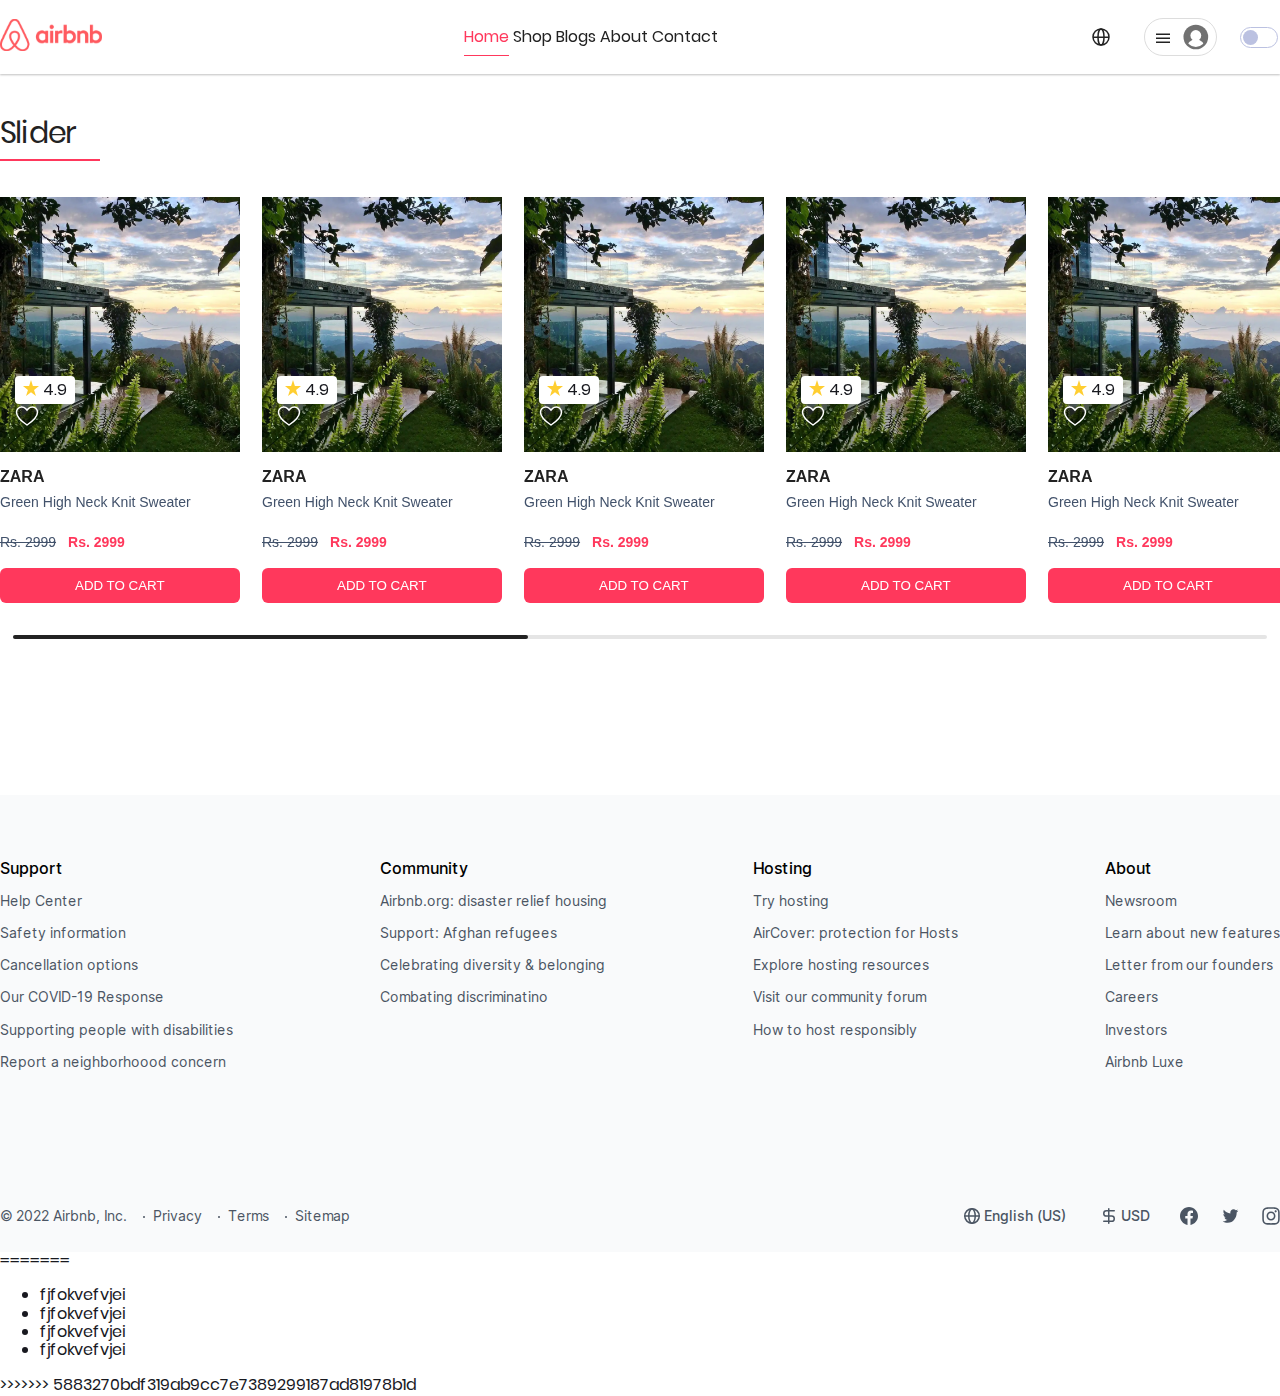
<file: index.html>
<!DOCTYPE html>
<html lang="en">

<head>
  <meta charset="UTF-8" />
  <meta http-equiv="X-UA-Compatible" content="IE=edge" />
  <meta name="viewport" content="width=device-width, initial-scale=1.0" />
  <meta name="color-scheme" content="light dark">
  <meta name="theme-color" media="(prefers-color-scheme: light)">
  <meta name="theme-color" media="(prefers-color-scheme: dark)">

  <script>
    // https://doka.guide/js/match-media/
    if (matchMedia('(prefers-color-scheme: dark)').media === 'not all') {
      document.documentElement.style.display = 'none';
      document.head.insertAdjacentHTML(
        'beforeend',
        '<link rel="stylesheet" href="styles/light.css" onload="document.documentElement.style.display=\'\'">'
      );
    }
  </script>

  <link rel="stylesheet" href="css/light.css" media="(prefers-color-scheme: light)">
  <link rel="stylesheet" href="css/dark.css" media="(prefers-color-scheme: dark)">
  <link rel="stylesheet" href="css/style.css" />
  <title>Main page</title>
</head>

<body>
<<<<<<< HEAD
  <header class="header">
    <div class="container">

      <div class="flex">
        <a class="header-logo" href="#">
          <img src="images/header/logo.svg" alt="logo">
        </a>

        <nav class="header-nav">
          <a class="nav-link active" href="/">Home</a>
          <a class="nav-link ml-36px" href="/shop.html">Shop</a>
          <a class="nav-link ml-36px" href="#">Blogs</a>
          <a class="nav-link ml-36px" href="#">About</a>
          <a class="nav-link ml-36px" href="#">Contact</a>
        </nav>

        <div class="header-icons flex">
          <button class="language">
            <svg width="18" height="18" viewBox="0 0 18 18" fill="none" xmlns="http://www.w3.org/2000/svg">
              <circle cx="9" cy="9" r="8" stroke="#222222" stroke-width="1.5" />
              <ellipse cx="9" cy="9" rx="3" ry="8" stroke="#222222" stroke-width="1.5" />
              <line x1="1" y1="9.25" x2="17" y2="9.25" stroke="#222222" stroke-width="1.5" />
            </svg>
          </button>

          <div class="dropdown">
            <button class="dropdown__button">
              <div class="icon">
                <svg width="14" height="10" viewBox="0 0 14 10" fill="none" xmlns="http://www.w3.org/2000/svg">
                  <line x1="6.55671e-08" y1="1.25" x2="14" y2="1.25" stroke="#222222" stroke-width="1.5" />
                  <line x1="6.55671e-08" y1="5.25" x2="14" y2="5.25" stroke="#222222" stroke-width="1.5" />
                  <line x1="6.55671e-08" y1="9.25" x2="14" y2="9.25" stroke="#222222" stroke-width="1.5" />
                </svg>
              </div>
              <div class="avatar">
                <svg width="28" height="28" viewBox="0 0 32 34" fill="none" xmlns="http://www.w3.org/2000/svg">
                  <circle cx="17" cy="17" r="15" fill="#717171" />
                  <mask id="mask0_351_652" style="mask-type:alpha" maskUnits="userSpaceOnUse" x="4" y="4" width="26"
                    height="26">
                    <circle cx="17" cy="17" r="12.1875" fill="#737373" />
                  </mask>
                  <g mask="url(#mask0_351_652)">
                    <circle cx="17" cy="15.125" r="6.5625" fill="white" />
                    <circle cx="17" cy="31.0625" r="11.25" fill="white" />
                  </g>
                </svg>
              </div>
            </button>
            <ul class="dropdown__menu">
              <a href="#" class="dropdown__menu-item">
                <li>Sign up</li>
              </a>
              <a id="log-in" href="#" class="dropdown__menu-item">
                <li>Log in</li>
              </a>
              <div class="menu-item__line"></div>
              <a href="#" class="dropdown__menu-item">
                <li>Airbnb your home</li>
              </a>
              <a href="help.html" class="dropdown__menu-item">
                <li>Help</li>
              </a>
            </ul>
          </div>

          <fieldset class="switcher">
            <input type="checkbox" class="switch">
            <label for="s2"></label>
          </fieldset>
        </div>

      </div>

    </div>
  </header>

  <!-- Модалка входа в систему -->
  <!-- <dialog class="modal" id="modal-login">
    <header class="login-header">
      <button id="close-button" class="button close-button">
        <svg viewBox="0 0 32 32" xmlns="http://www.w3.org/2000/svg" aria-hidden="true" role="presentation"
          focusable="false"
          style="display: block; fill: none; height: 16px; width: 16px; stroke: currentcolor; stroke-width: 3; overflow: visible;">
          <path d="m6 6 20 20"></path>
          <path d="m26 6-20 20"></path>
        </svg>
      </button>
      <h2 class="login-header__title">Welcome back, User</h2>
    </header>

    <section class="login-body">
      <div class="login-body__avatar">
        <img src="images/avatar.webp" alt="avatar">
      </div>
      <form class="flex-column" action="#">
        <label for="email">Email</label>
        <input id="email" type="email" placeholder="Your email">

        <label for="password">Password</label>
        <input id="password" type="password" placeholder="Your password">

        <button class="btn btn-airbnb" type="button">Log in</button>
      </form>
    </section>

    <footer class="login-footer">
      <button type="button" class="btn btn-link mb-24px">Forgot password?</button>

      <div class="login-footer__flex">
        <span> Not you?</span>
        <button type="button" class="btn btn-link">Use another account</button>
      </div>
    </footer>
  </dialog> -->

  <!-- Модалка language/currency -->
  <dialog class="modal" id="modal">
    <button id="close-icon" class="button close-button">
      <svg viewBox="0 0 32 32" xmlns="http://www.w3.org/2000/svg" aria-hidden="true" role="presentation"
        focusable="false"
        style="display: block; fill: none; height: 16px; width: 16px; stroke: currentcolor; stroke-width: 3; overflow: visible;">
        <path d="m6 6 20 20"></path>
        <path d="m26 6-20 20"></path>
      </svg>
    </button>
    <div class="tabs">
      <nav class="tabs__list">
        <button class="tabs__btn tabs__btn--active" data-tabs-path="language">Language</button>
        <button class="tabs__btn" data-tabs-path="currency">Currency</button>
      </nav>

      <div class="tabs__content tabs__content--active" data-tabs-target="language">
        <h3 class="tabs__content--title">Choose a language and region</h3>
      </div>

      <div class="tabs__content" data-tabs-target="currency">
        <h3 class="tabs__content--title">Choose a currency</h3>
      </div>
    </div>
  </dialog>

  <main>
    <section class="slider">
      <div class="container">
        <h2 class="title">Slider</h2>

        <!-- Slider main container -->
        <div class="swiper mySwiper">
          <div class="swiper-wrapper">
            <div class="swiper-slide">
              <div class="main-card">
                <div class="card-image">
                  <img src="images/shop/airbnb-2.webp" alt="image">

                  <div class="card-wishlist">
                    <div class="wishlist-rating">

                      <div class="rating-img">
                        <svg width="16" height="16" viewBox="0 0 16 16" fill="none" xmlns="http://www.w3.org/2000/svg">
                          <path
                            d="M16 6.12414H9.89333L8 0L6.10667 6.12414H0L4.93333 9.90345L3.06667 16L8 12.2207L12.9333 16L11.04 9.87586L16 6.12414Z"
                            fill="#FFCE31" />
                        </svg>
                      </div>

                      <span class="rating-amount">4.9</span>
                    </div>

                    <svg class="whishlist-heart" viewBox="0 0 32 32" xmlns="http://www.w3.org/2000/svg">
                      <path
                        d="m16 28c7-4.733 14-10 14-17 0-1.792-.683-3.583-2.05-4.95-1.367-1.366-3.158-2.05-4.95-2.05-1.791 0-3.583.684-4.949 2.05l-2.051 2.051-2.05-2.051c-1.367-1.366-3.158-2.05-4.95-2.05-1.791 0-3.583.684-4.949 2.05-1.367 1.367-2.051 3.158-2.051 4.95 0 7 7 12.267 14 17z">
                      </path>
                    </svg>
                  </div>
                </div>

                <h3 class="card-title">ZARA</h3>

                <p class="card-subtitle">Green High Neck Knit Sweater</p>

                <span class="price-prev">Rs. 2999</span>
                <span class="price-current">Rs. 2999</span>

                <button class="btn btn-primary">Add to cart</button>
              </div>
            </div>
            <!-- swiper-slide  -->

            <div class="swiper-slide">
              <div class="main-card">
                <div class="card-image">
                  <img src="images/shop/airbnb-2.webp" alt="image">

                  <div class="card-wishlist">
                    <div class="wishlist-rating">

                      <div class="rating-img">
                        <svg width="16" height="16" viewBox="0 0 16 16" fill="none" xmlns="http://www.w3.org/2000/svg">
                          <path
                            d="M16 6.12414H9.89333L8 0L6.10667 6.12414H0L4.93333 9.90345L3.06667 16L8 12.2207L12.9333 16L11.04 9.87586L16 6.12414Z"
                            fill="#FFCE31" />
                        </svg>
                      </div>

                      <span class="rating-amount">4.9</span>
                    </div>

                    <svg class="whishlist-heart" viewBox="0 0 32 32" xmlns="http://www.w3.org/2000/svg">
                      <path
                        d="m16 28c7-4.733 14-10 14-17 0-1.792-.683-3.583-2.05-4.95-1.367-1.366-3.158-2.05-4.95-2.05-1.791 0-3.583.684-4.949 2.05l-2.051 2.051-2.05-2.051c-1.367-1.366-3.158-2.05-4.95-2.05-1.791 0-3.583.684-4.949 2.05-1.367 1.367-2.051 3.158-2.051 4.95 0 7 7 12.267 14 17z">
                      </path>
                    </svg>
                  </div>
                </div>

                <h3 class="card-title">ZARA</h3>

                <p class="card-subtitle">Green High Neck Knit Sweater</p>

                <span class="price-prev">Rs. 2999</span>
                <span class="price-current">Rs. 2999</span>

                <button class="btn btn-primary">Add to cart</button>
              </div>
            </div>
            <!-- swiper-slide  -->

            <div class="swiper-slide">
              <div class="main-card">
                <div class="card-image">
                  <img src="images/shop/airbnb-2.webp" alt="image">

                  <div class="card-wishlist">
                    <div class="wishlist-rating">

                      <div class="rating-img">
                        <svg width="16" height="16" viewBox="0 0 16 16" fill="none" xmlns="http://www.w3.org/2000/svg">
                          <path
                            d="M16 6.12414H9.89333L8 0L6.10667 6.12414H0L4.93333 9.90345L3.06667 16L8 12.2207L12.9333 16L11.04 9.87586L16 6.12414Z"
                            fill="#FFCE31" />
                        </svg>
                      </div>

                      <span class="rating-amount">4.9</span>
                    </div>

                    <svg class="whishlist-heart" viewBox="0 0 32 32" xmlns="http://www.w3.org/2000/svg">
                      <path
                        d="m16 28c7-4.733 14-10 14-17 0-1.792-.683-3.583-2.05-4.95-1.367-1.366-3.158-2.05-4.95-2.05-1.791 0-3.583.684-4.949 2.05l-2.051 2.051-2.05-2.051c-1.367-1.366-3.158-2.05-4.95-2.05-1.791 0-3.583.684-4.949 2.05-1.367 1.367-2.051 3.158-2.051 4.95 0 7 7 12.267 14 17z">
                      </path>
                    </svg>
                  </div>
                </div>

                <h3 class="card-title">ZARA</h3>

                <p class="card-subtitle">Green High Neck Knit Sweater</p>

                <span class="price-prev">Rs. 2999</span>
                <span class="price-current">Rs. 2999</span>

                <button class="btn btn-primary">Add to cart</button>
              </div>
            </div>
            <!-- swiper-slide  -->

            <div class="swiper-slide">
              <div class="main-card">
                <div class="card-image">
                  <img src="images/shop/airbnb-2.webp" alt="image">

                  <div class="card-wishlist">
                    <div class="wishlist-rating">

                      <div class="rating-img">
                        <svg width="16" height="16" viewBox="0 0 16 16" fill="none" xmlns="http://www.w3.org/2000/svg">
                          <path
                            d="M16 6.12414H9.89333L8 0L6.10667 6.12414H0L4.93333 9.90345L3.06667 16L8 12.2207L12.9333 16L11.04 9.87586L16 6.12414Z"
                            fill="#FFCE31" />
                        </svg>
                      </div>

                      <span class="rating-amount">4.9</span>
                    </div>

                    <svg class="whishlist-heart" viewBox="0 0 32 32" xmlns="http://www.w3.org/2000/svg">
                      <path
                        d="m16 28c7-4.733 14-10 14-17 0-1.792-.683-3.583-2.05-4.95-1.367-1.366-3.158-2.05-4.95-2.05-1.791 0-3.583.684-4.949 2.05l-2.051 2.051-2.05-2.051c-1.367-1.366-3.158-2.05-4.95-2.05-1.791 0-3.583.684-4.949 2.05-1.367 1.367-2.051 3.158-2.051 4.95 0 7 7 12.267 14 17z">
                      </path>
                    </svg>
                  </div>
                </div>

                <h3 class="card-title">ZARA</h3>

                <p class="card-subtitle">Green High Neck Knit Sweater</p>

                <span class="price-prev">Rs. 2999</span>
                <span class="price-current">Rs. 2999</span>

                <button class="btn btn-primary">Add to cart</button>
              </div>
            </div>
            <!-- swiper-slide  -->

            <div class="swiper-slide">
              <div class="main-card">
                <div class="card-image">
                  <img src="images/shop/airbnb-2.webp" alt="image">

                  <div class="card-wishlist">
                    <div class="wishlist-rating">

                      <div class="rating-img">
                        <svg width="16" height="16" viewBox="0 0 16 16" fill="none" xmlns="http://www.w3.org/2000/svg">
                          <path
                            d="M16 6.12414H9.89333L8 0L6.10667 6.12414H0L4.93333 9.90345L3.06667 16L8 12.2207L12.9333 16L11.04 9.87586L16 6.12414Z"
                            fill="#FFCE31" />
                        </svg>
                      </div>

                      <span class="rating-amount">4.9</span>
                    </div>

                    <svg class="whishlist-heart" viewBox="0 0 32 32" xmlns="http://www.w3.org/2000/svg">
                      <path
                        d="m16 28c7-4.733 14-10 14-17 0-1.792-.683-3.583-2.05-4.95-1.367-1.366-3.158-2.05-4.95-2.05-1.791 0-3.583.684-4.949 2.05l-2.051 2.051-2.05-2.051c-1.367-1.366-3.158-2.05-4.95-2.05-1.791 0-3.583.684-4.949 2.05-1.367 1.367-2.051 3.158-2.051 4.95 0 7 7 12.267 14 17z">
                      </path>
                    </svg>
                  </div>
                </div>

                <h3 class="card-title">ZARA</h3>

                <p class="card-subtitle">Green High Neck Knit Sweater</p>

                <span class="price-prev">Rs. 2999</span>
                <span class="price-current">Rs. 2999</span>

                <button class="btn btn-primary">Add to cart</button>
              </div>
            </div>
            <!-- swiper-slide  -->

            <div class="swiper-slide">
              <div class="main-card">
                <div class="card-image">
                  <img src="images/shop/airbnb-2.webp" alt="image">

                  <div class="card-wishlist">
                    <div class="wishlist-rating">

                      <div class="rating-img">
                        <svg width="16" height="16" viewBox="0 0 16 16" fill="none" xmlns="http://www.w3.org/2000/svg">
                          <path
                            d="M16 6.12414H9.89333L8 0L6.10667 6.12414H0L4.93333 9.90345L3.06667 16L8 12.2207L12.9333 16L11.04 9.87586L16 6.12414Z"
                            fill="#FFCE31" />
                        </svg>
                      </div>

                      <span class="rating-amount">4.9</span>
                    </div>

                    <svg class="whishlist-heart" viewBox="0 0 32 32" xmlns="http://www.w3.org/2000/svg">
                      <path
                        d="m16 28c7-4.733 14-10 14-17 0-1.792-.683-3.583-2.05-4.95-1.367-1.366-3.158-2.05-4.95-2.05-1.791 0-3.583.684-4.949 2.05l-2.051 2.051-2.05-2.051c-1.367-1.366-3.158-2.05-4.95-2.05-1.791 0-3.583.684-4.949 2.05-1.367 1.367-2.051 3.158-2.051 4.95 0 7 7 12.267 14 17z">
                      </path>
                    </svg>
                  </div>
                </div>

                <h3 class="card-title">ZARA</h3>

                <p class="card-subtitle">Green High Neck Knit Sweater</p>

                <span class="price-prev">Rs. 2999</span>
                <span class="price-current">Rs. 2999</span>

                <button class="btn btn-primary">Add to cart</button>
              </div>
            </div>
            <!-- swiper-slide  -->

            <div class="swiper-slide">
              <div class="main-card">
                <div class="card-image">
                  <img src="images/shop/airbnb-2.webp" alt="image">

                  <div class="card-wishlist">
                    <div class="wishlist-rating">

                      <div class="rating-img">
                        <svg width="16" height="16" viewBox="0 0 16 16" fill="none" xmlns="http://www.w3.org/2000/svg">
                          <path
                            d="M16 6.12414H9.89333L8 0L6.10667 6.12414H0L4.93333 9.90345L3.06667 16L8 12.2207L12.9333 16L11.04 9.87586L16 6.12414Z"
                            fill="#FFCE31" />
                        </svg>
                      </div>

                      <span class="rating-amount">4.9</span>
                    </div>

                    <svg class="whishlist-heart" viewBox="0 0 32 32" xmlns="http://www.w3.org/2000/svg">
                      <path
                        d="m16 28c7-4.733 14-10 14-17 0-1.792-.683-3.583-2.05-4.95-1.367-1.366-3.158-2.05-4.95-2.05-1.791 0-3.583.684-4.949 2.05l-2.051 2.051-2.05-2.051c-1.367-1.366-3.158-2.05-4.95-2.05-1.791 0-3.583.684-4.949 2.05-1.367 1.367-2.051 3.158-2.051 4.95 0 7 7 12.267 14 17z">
                      </path>
                    </svg>
                  </div>
                </div>

                <h3 class="card-title">ZARA</h3>

                <p class="card-subtitle">Green High Neck Knit Sweater</p>

                <span class="price-prev">Rs. 2999</span>
                <span class="price-current">Rs. 2999</span>

                <button class="btn btn-primary">Add to cart</button>
              </div>
            </div>
            <!-- swiper-slide  -->

            <div class="swiper-slide">
              <div class="main-card">
                <div class="card-image">
                  <img src="images/shop/airbnb-2.webp" alt="image">

                  <div class="card-wishlist">
                    <div class="wishlist-rating">

                      <div class="rating-img">
                        <svg width="16" height="16" viewBox="0 0 16 16" fill="none" xmlns="http://www.w3.org/2000/svg">
                          <path
                            d="M16 6.12414H9.89333L8 0L6.10667 6.12414H0L4.93333 9.90345L3.06667 16L8 12.2207L12.9333 16L11.04 9.87586L16 6.12414Z"
                            fill="#FFCE31" />
                        </svg>
                      </div>

                      <span class="rating-amount">4.9</span>
                    </div>

                    <svg class="whishlist-heart" viewBox="0 0 32 32" xmlns="http://www.w3.org/2000/svg">
                      <path
                        d="m16 28c7-4.733 14-10 14-17 0-1.792-.683-3.583-2.05-4.95-1.367-1.366-3.158-2.05-4.95-2.05-1.791 0-3.583.684-4.949 2.05l-2.051 2.051-2.05-2.051c-1.367-1.366-3.158-2.05-4.95-2.05-1.791 0-3.583.684-4.949 2.05-1.367 1.367-2.051 3.158-2.051 4.95 0 7 7 12.267 14 17z">
                      </path>
                    </svg>
                  </div>
                </div>

                <h3 class="card-title">ZARA</h3>

                <p class="card-subtitle">Green High Neck Knit Sweater</p>

                <span class="price-prev">Rs. 2999</span>
                <span class="price-current">Rs. 2999</span>

                <button class="btn btn-primary">Add to cart</button>
              </div>
            </div>
            <!-- swiper-slide  -->

            <div class="swiper-slide">
              <div class="main-card">
                <div class="card-image">
                  <img src="images/shop/airbnb-2.webp" alt="image">

                  <div class="card-wishlist">
                    <div class="wishlist-rating">

                      <div class="rating-img">
                        <svg width="16" height="16" viewBox="0 0 16 16" fill="none" xmlns="http://www.w3.org/2000/svg">
                          <path
                            d="M16 6.12414H9.89333L8 0L6.10667 6.12414H0L4.93333 9.90345L3.06667 16L8 12.2207L12.9333 16L11.04 9.87586L16 6.12414Z"
                            fill="#FFCE31" />
                        </svg>
                      </div>

                      <span class="rating-amount">4.9</span>
                    </div>

                    <svg class="whishlist-heart" viewBox="0 0 32 32" xmlns="http://www.w3.org/2000/svg">
                      <path
                        d="m16 28c7-4.733 14-10 14-17 0-1.792-.683-3.583-2.05-4.95-1.367-1.366-3.158-2.05-4.95-2.05-1.791 0-3.583.684-4.949 2.05l-2.051 2.051-2.05-2.051c-1.367-1.366-3.158-2.05-4.95-2.05-1.791 0-3.583.684-4.949 2.05-1.367 1.367-2.051 3.158-2.051 4.95 0 7 7 12.267 14 17z">
                      </path>
                    </svg>
                  </div>
                </div>

                <h3 class="card-title">ZARA</h3>

                <p class="card-subtitle">Green High Neck Knit Sweater</p>

                <span class="price-prev">Rs. 2999</span>
                <span class="price-current">Rs. 2999</span>

                <button class="btn btn-primary">Add to cart</button>
              </div>
            </div>
            <!-- swiper-slide  -->

            <div class="swiper-slide">
              <div class="main-card">
                <div class="card-image">
                  <img src="images/shop/airbnb-2.webp" alt="image">

                  <div class="card-wishlist">
                    <div class="wishlist-rating">

                      <div class="rating-img">
                        <svg width="16" height="16" viewBox="0 0 16 16" fill="none" xmlns="http://www.w3.org/2000/svg">
                          <path
                            d="M16 6.12414H9.89333L8 0L6.10667 6.12414H0L4.93333 9.90345L3.06667 16L8 12.2207L12.9333 16L11.04 9.87586L16 6.12414Z"
                            fill="#FFCE31" />
                        </svg>
                      </div>

                      <span class="rating-amount">4.9</span>
                    </div>

                    <svg class="whishlist-heart" viewBox="0 0 32 32" xmlns="http://www.w3.org/2000/svg">
                      <path
                        d="m16 28c7-4.733 14-10 14-17 0-1.792-.683-3.583-2.05-4.95-1.367-1.366-3.158-2.05-4.95-2.05-1.791 0-3.583.684-4.949 2.05l-2.051 2.051-2.05-2.051c-1.367-1.366-3.158-2.05-4.95-2.05-1.791 0-3.583.684-4.949 2.05-1.367 1.367-2.051 3.158-2.051 4.95 0 7 7 12.267 14 17z">
                      </path>
                    </svg>
                  </div>
                </div>

                <h3 class="card-title">ZARA</h3>

                <p class="card-subtitle">Green High Neck Knit Sweater</p>

                <span class="price-prev">Rs. 2999</span>
                <span class="price-current">Rs. 2999</span>

                <button class="btn btn-primary">Add to cart</button>
              </div>
            </div>
            <!-- swiper-slide  -->

            <div class="swiper-slide">
              <div class="main-card">
                <div class="card-image">
                  <img src="images/shop/airbnb-2.webp" alt="image">

                  <div class="card-wishlist">
                    <div class="wishlist-rating">

                      <div class="rating-img">
                        <svg width="16" height="16" viewBox="0 0 16 16" fill="none" xmlns="http://www.w3.org/2000/svg">
                          <path
                            d="M16 6.12414H9.89333L8 0L6.10667 6.12414H0L4.93333 9.90345L3.06667 16L8 12.2207L12.9333 16L11.04 9.87586L16 6.12414Z"
                            fill="#FFCE31" />
                        </svg>
                      </div>

                      <span class="rating-amount">4.9</span>
                    </div>

                    <svg class="whishlist-heart" viewBox="0 0 32 32" xmlns="http://www.w3.org/2000/svg">
                      <path
                        d="m16 28c7-4.733 14-10 14-17 0-1.792-.683-3.583-2.05-4.95-1.367-1.366-3.158-2.05-4.95-2.05-1.791 0-3.583.684-4.949 2.05l-2.051 2.051-2.05-2.051c-1.367-1.366-3.158-2.05-4.95-2.05-1.791 0-3.583.684-4.949 2.05-1.367 1.367-2.051 3.158-2.051 4.95 0 7 7 12.267 14 17z">
                      </path>
                    </svg>
                  </div>
                </div>

                <h3 class="card-title">ZARA</h3>

                <p class="card-subtitle">Green High Neck Knit Sweater</p>

                <span class="price-prev">Rs. 2999</span>
                <span class="price-current">Rs. 2999</span>

                <button class="btn btn-primary">Add to cart</button>
              </div>
            </div>
            <!-- swiper-slide  -->

            <div class="swiper-slide">
              <div class="main-card">
                <div class="card-image">
                  <img src="images/shop/airbnb-2.webp" alt="image">

                  <div class="card-wishlist">
                    <div class="wishlist-rating">

                      <div class="rating-img">
                        <svg width="16" height="16" viewBox="0 0 16 16" fill="none" xmlns="http://www.w3.org/2000/svg">
                          <path
                            d="M16 6.12414H9.89333L8 0L6.10667 6.12414H0L4.93333 9.90345L3.06667 16L8 12.2207L12.9333 16L11.04 9.87586L16 6.12414Z"
                            fill="#FFCE31" />
                        </svg>
                      </div>

                      <span class="rating-amount">4.9</span>
                    </div>

                    <svg class="whishlist-heart" viewBox="0 0 32 32" xmlns="http://www.w3.org/2000/svg">
                      <path
                        d="m16 28c7-4.733 14-10 14-17 0-1.792-.683-3.583-2.05-4.95-1.367-1.366-3.158-2.05-4.95-2.05-1.791 0-3.583.684-4.949 2.05l-2.051 2.051-2.05-2.051c-1.367-1.366-3.158-2.05-4.95-2.05-1.791 0-3.583.684-4.949 2.05-1.367 1.367-2.051 3.158-2.051 4.95 0 7 7 12.267 14 17z">
                      </path>
                    </svg>
                  </div>
                </div>

                <h3 class="card-title">ZARA</h3>

                <p class="card-subtitle">Green High Neck Knit Sweater</p>

                <span class="price-prev">Rs. 2999</span>
                <span class="price-current">Rs. 2999</span>

                <button class="btn btn-primary">Add to cart</button>
              </div>
            </div>
            <!-- swiper-slide  -->

          </div>
          <!-- swiper-wrapper -->

          <div class="swiper-scrollbar"></div>
        </div>
      </div>
    </section>
  </main>

  <footer>
    <div class="footer-top">
      <div class="container footer-flex">
        <div class="flex-container">
          <h3 class="title-footer">Support</h3>
          <a class="support" href="#">Help Center</a>
          <a class="support" href="#">Safety information</a>
          <a class="support" href="#">Cancellation options</a>
          <a class="support" href="#">Our COVID-19 Response</a>
          <a class="support" href="#">Supporting people with disabilities</a>
          <a class="support" href="#">Report a neighborhoood concern</a>
        </div>
        <div class="flex-container">
          <h3 class="title-footer">Community</h3>
          <a class="support" href="#">Airbnb.org: disaster relief housing</a>
          <a class="support" href="#">Support: Afghan refugees</a>
          <a class="support" href="#">Celebrating diversity & belonging</a>
          <a class="support" href="#">Combating discriminatino</a>
        </div>
        <div class="flex-container">
          <h3 class="title-footer">Hosting</h3>
          <a class="support" href="#">Try hosting</a>
          <a class="support" href="#">AirCover: protection for Hosts</a>
          <a class="support" href="#">Explore hosting resources</a>
          <a class="support" href="#">Visit our community forum</a>
          <a class="support" href="#">How to host responsibly</a>
        </div>
        <div class="flex-container">
          <h3 class="title-footer">About</h3>
          <a class="support" href="#">Newsroom</a>
          <a class="support" href="#">Learn about new features</a>
          <a class="support" href="#">Letter from our founders</a>
          <a class="support" href="#">Careers</a>
          <a class="support" href="#">Investors</a>
          <a class="support" href="#">Airbnb Luxe</a>
        </div>
      </div>
    </div>

    <div class="footer-bottom">
      <div class="container flex">
        <div class="flex-container-left flex">
          <a class="nav-link-footer" href="#">© 2022 Airbnb, Inc.</a>
          <a class="nav-link-footer" href="#">Privacy</a>
          <a class="nav-link-footer" href="#">Terms</a>
          <a class="nav-link-footer" href="#">Sitemap</a>
        </div>
        <div class="flex-container-right flex">
          <div class="wrapper">
            <a class="globe flex" href="#">
              <img src="images/footer/globe.svg" alt="language">
              English (US)
            </a>
          </div>

          <div class="wrapper">
            <a class="currency social-media flex" href="#">
              <img src="images/footer/icon-dollar.svg" alt="dollar">
              USD
            </a>
          </div>

          <div class="wrapper flex">
            <a class="social-media" href="#">
              <img src="images/footer/facebook_Subtract.svg" alt="facebook">
            </a>
            <a class="social-media" href="#">
              <img src="images/footer/twitter_Vector.svg" alt="twitter">
            </a>
            <a class="social-media" href="#">
              <img src="images/footer/Insta_Vector.svg" alt="instagram">
            </a>
          </div>
        </div>
      </div>
    </div>
  </footer>



  <script src="lib/swiper.js"></script>
  <script src="js/theme-switcher.js"></script>
  <script type="module" src="js/index.js" defer></script>
=======
    
<ul>
    <li>fjfokvefvjei</li>
    <li>fjfokvefvjei</li>
    <li>fjfokvefvjei</li>
    <li>fjfokvefvjei</li>
</ul>

>>>>>>> 5883270bdf319ab9cc7e7389299187ad81978b1d
</body>

</html>
</file>
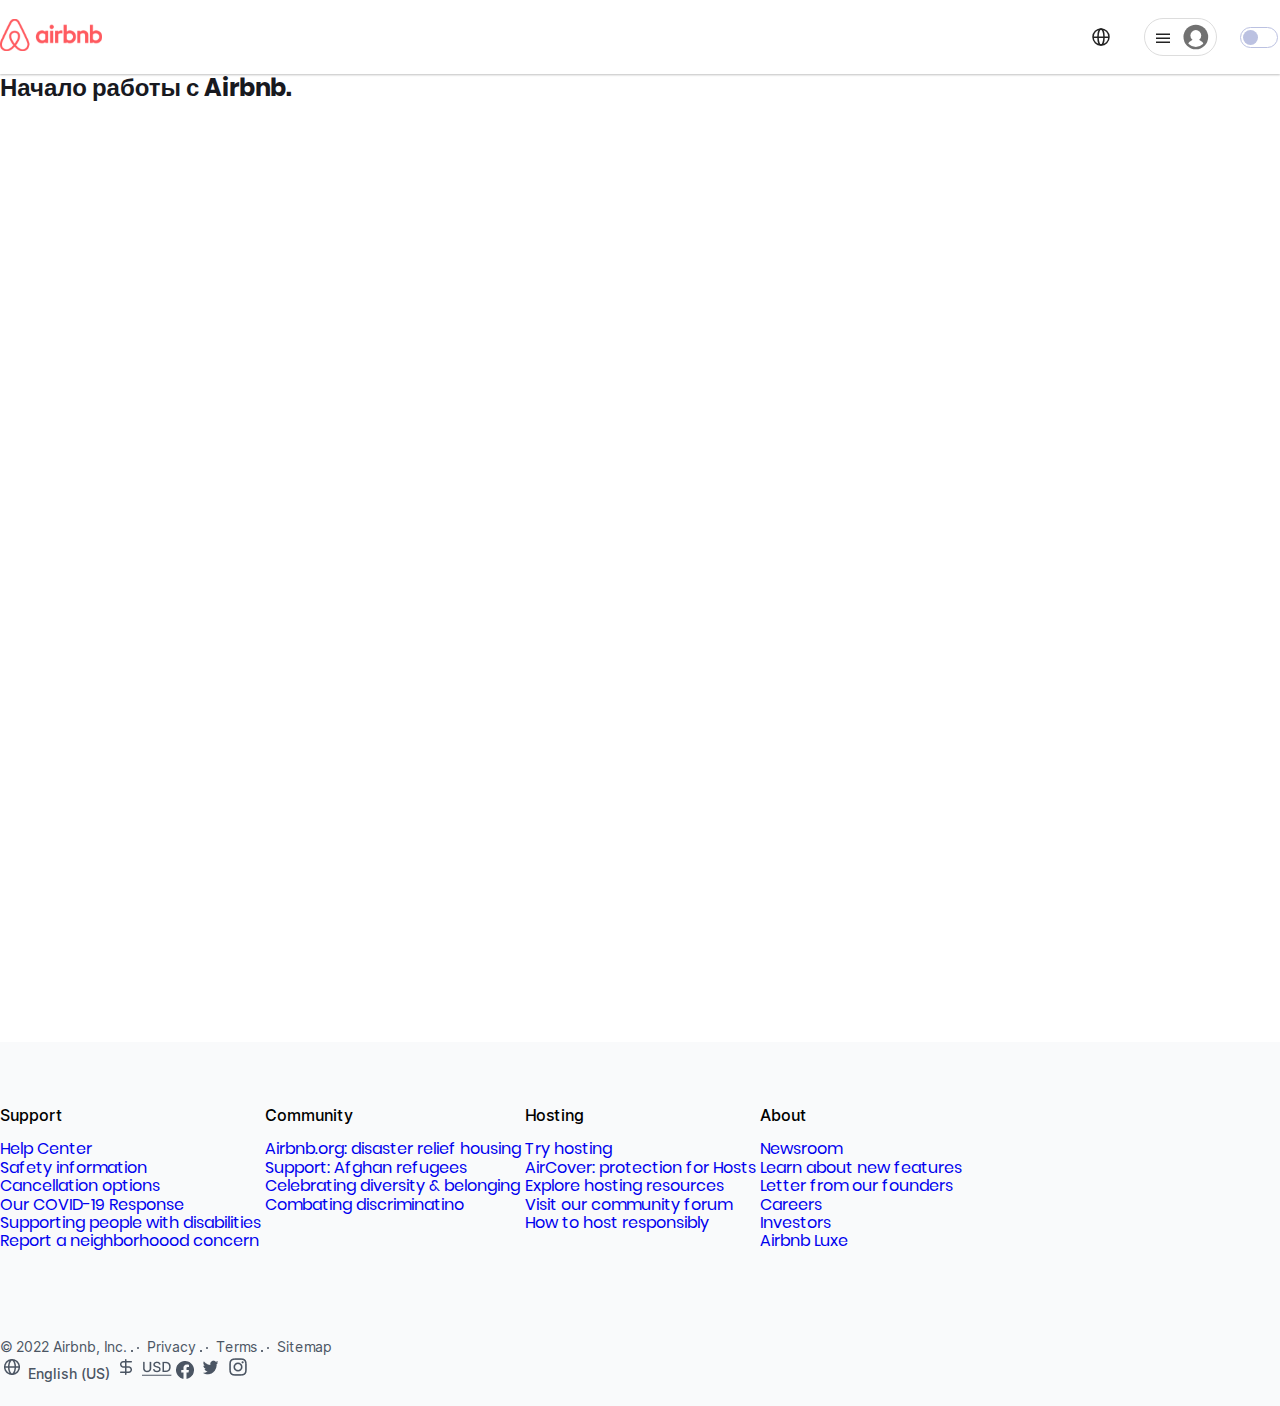
<file: help-details.html>
<!DOCTYPE html>
<html lang="en">

<head>
  <meta charset="UTF-8">
  <meta http-equiv="X-UA-Compatible" content="IE=edge">
  <meta name="viewport" content="width=device-width, initial-scale=1.0">
  <title>Help Details</title>
  <meta name="color-scheme" content="light dark">
  <meta name="theme-color" media="(prefers-color-scheme: light)">
  <meta name="theme-color" media="(prefers-color-scheme: dark)">

  <script>
    // https://doka.guide/js/match-media/
    if (matchMedia('(prefers-color-scheme: dark)').media === 'not all') {
      document.documentElement.style.display = 'none';
      document.head.insertAdjacentHTML(
        'beforeend',
        '<link rel="stylesheet" href="styles/light.css" onload="document.documentElement.style.display=\'\'">'
      );
    }
  </script>

  <link rel="stylesheet" href="css/light.css" media="(prefers-color-scheme: light)">
  <link rel="stylesheet" href="css/dark.css" media="(prefers-color-scheme: dark)">
  <link rel="stylesheet" href="css/style.css">
</head>

<body>
  <header class="header">
    <div class="container">

      <div class="flex">
        <a class="header-logo" href="#">
          <img src="images/header/logo.svg" alt="logo">
        </a>

        <div class="header-icons flex">
          <button class="language">
            <svg width="18" height="18" viewBox="0 0 18 18" fill="none" xmlns="http://www.w3.org/2000/svg">
              <circle cx="9" cy="9" r="8" stroke="#222222" stroke-width="1.5" />
              <ellipse cx="9" cy="9" rx="3" ry="8" stroke="#222222" stroke-width="1.5" />
              <line x1="1" y1="9.25" x2="17" y2="9.25" stroke="#222222" stroke-width="1.5" />
            </svg>
          </button>

          <div class="dropdown">
            <button class="dropdown__button">
              <div class="icon">
                <svg width="14" height="10" viewBox="0 0 14 10" fill="none" xmlns="http://www.w3.org/2000/svg">
                  <line x1="6.55671e-08" y1="1.25" x2="14" y2="1.25" stroke="#222222" stroke-width="1.5" />
                  <line x1="6.55671e-08" y1="5.25" x2="14" y2="5.25" stroke="#222222" stroke-width="1.5" />
                  <line x1="6.55671e-08" y1="9.25" x2="14" y2="9.25" stroke="#222222" stroke-width="1.5" />
                </svg>
              </div>
              <div class="avatar">
                <svg width="28" height="28" viewBox="0 0 32 34" fill="none" xmlns="http://www.w3.org/2000/svg">
                  <circle cx="17" cy="17" r="15" fill="#717171" />
                  <mask id="mask0_351_652" style="mask-type:alpha" maskUnits="userSpaceOnUse" x="4" y="4" width="26"
                    height="26">
                    <circle cx="17" cy="17" r="12.1875" fill="#737373" />
                  </mask>
                  <g mask="url(#mask0_351_652)">
                    <circle cx="17" cy="15.125" r="6.5625" fill="white" />
                    <circle cx="17" cy="31.0625" r="11.25" fill="white" />
                  </g>
                </svg>
              </div>
            </button>
            <ul class="dropdown__menu">
              <a href="#" class="dropdown__menu-item">
                <li>Sign up</li>
              </a>
              <a href="#" class="dropdown__menu-item">
                <li>Log in</li>
              </a>
              <div class="menu-item__line"></div>
              <a href="#" class="dropdown__menu-item">
                <li>Airbnb your home</li>
              </a>
              <a href="help.html" class="dropdown__menu-item">
                <li>Help</li>
              </a>
            </ul>
          </div>

          <fieldset class="switcher">
            <input type="checkbox" class="switch">
            <label for="s2"></label>
          </fieldset>
        </div>
      </div>
    </div>
  </header>

  <section class="help-details">
    <div class="container">
      <h2>Начало работы с Airbnb.</h2>

      <!-- injected data  -->
    </div>
  </section>

  <footer class="footer-top">
    <div class="flex-container">
      <h3 class="title-footer">Support</h3>
      <a class="Support" href="#">Help Center</a>
      <a class="Support" href="#">Safety information</a>
      <a class="Support" href="#">Cancellation options</a>
      <a class="Support" href="#">Our COVID-19 Response</a>
      <a class="Support" href="#">Supporting people with disabilities</a>
      <a class="Support" href="#">Report a neighborhoood concern</a>
    </div>
    <div class="flex-container">
      <h3 class="title-footer">Community</h3>
      <a class="Support" href="#">Airbnb.org: disaster relief housing</a>
      <a class="Support" href="#">Support: Afghan refugees</a>
      <a class="Support" href="#">Celebrating diversity & belonging</a>
      <a class="Support" href="#">Combating discriminatino</a>
    </div>
    <div class="flex-container">
      <h3 class="title-footer">Hosting</h3>
      <a class="Support" href="#">Try hosting</a>
      <a class="Support" href="#">AirCover: protection for Hosts</a>
      <a class="Support" href="#">Explore hosting resources</a>
      <a class="Support" href="#">Visit our community forum</a>
      <a class="Support" href="#">How to host responsibly</a>
    </div>
    <div class="flex-container">
      <h3 class="title-footer">About</h3>
      <a class="Support" href="#">Newsroom</a>
      <a class="Support" href="#">Learn about new features</a>
      <a class="Support" href="#">Letter from our founders</a>
      <a class="Support" href="#">Careers</a>
      <a class="Support" href="#">Investors</a>
      <a class="Support" href="#">Airbnb Luxe</a>
    </div>
    </div>
  </footer>

  <footer class="flex-container-bottom">
    <div class="flex-container-left">
      <a class="nav-link-footer" href="#">© 2022 Airbnb, Inc.</a>
      <img class="Ellipse" src="images/Ellipse 2.png" alt="point">
      <a class="nav-link-footer" href="#">Privacy</a>
      <img class="Ellipse" src="images/Ellipse 2.png" alt="point">
      <a class="nav-link-footer " href="#">Terms</a>
      <img class="Ellipse" src="images/Ellipse 2.png" alt="point">
      <a class="nav-link-footer " href="#">Sitemap</a>
    </div>
    <div class="flex-container-right">
      <a class="globe-footer" href="#"><img src="icons/globe.png" alt="point"></a>
      <a class="language-details" href="#">English (US)</a>
      <a class="currensy" href="#"><img src="icons/Currency.png" alt="f"></a>
      <a class="Social-Media" href="#"><img src="icons/Subtract.png" alt="f"></a>
      <a class="Social-Media" href="#"><img src="icons/Social Media.png" alt="bird"></a>
      <a class="Social-Media" href="#"><img src="icons/Social Media-1.png" alt="tv"></a>
    </div>
  </footer>

  <script src="lib/swiper.js"></script>
  <script src="js/theme-switcher.js"></script>
  <script src="js/shop.js"></script>

</body>

</html>
</file>
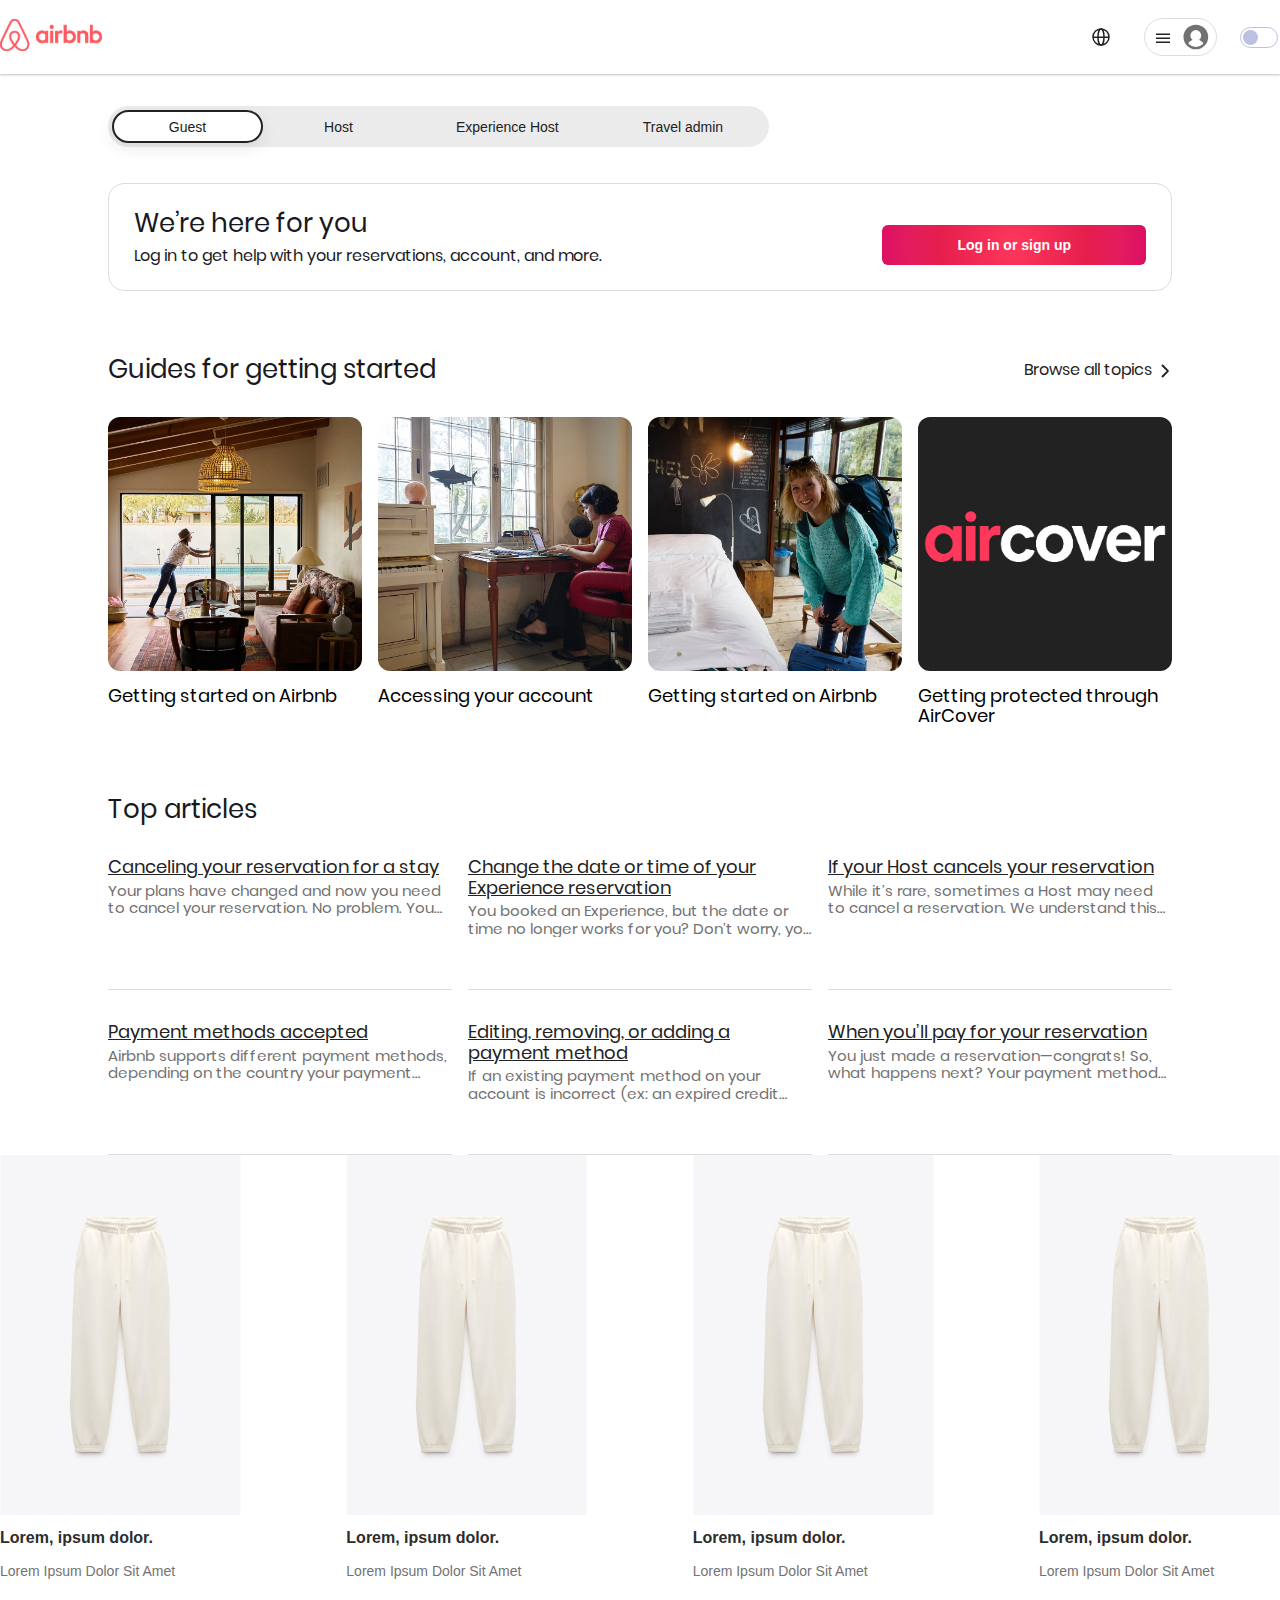
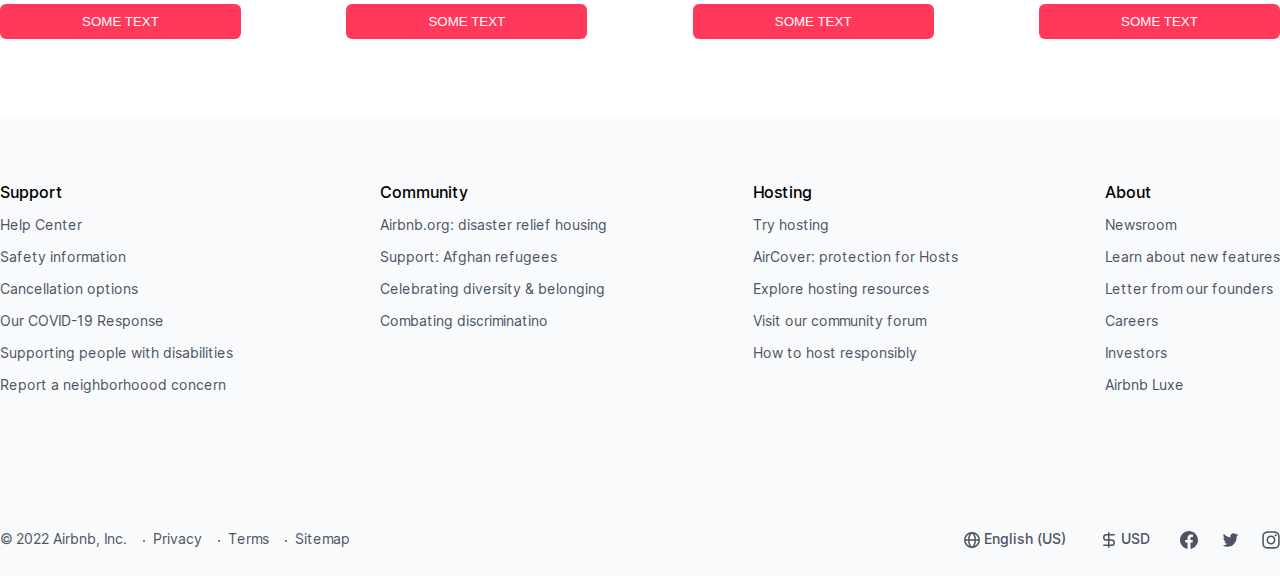
<file: help.html>
<!DOCTYPE html>
<html lang="en">

<head>
  <meta charset="UTF-8">
  <meta http-equiv="X-UA-Compatible" content="IE=edge">
  <meta name="viewport" content="width=device-width, initial-scale=1.0">
  <title>Airbnb</title>
  <meta name="color-scheme" content="light dark">
  <meta name="theme-color" media="(prefers-color-scheme: light)">
  <meta name="theme-color" media="(prefers-color-scheme: dark)">

  <script>
    // https://doka.guide/js/match-media/
    if (matchMedia('(prefers-color-scheme: dark)').media === 'not all') {
      document.documentElement.style.display = 'none';
      document.head.insertAdjacentHTML(
        'beforeend',
        '<link rel="stylesheet" href="styles/light.css" onload="document.documentElement.style.display=\'\'">'
      );
    }
  </script>

  <link rel="stylesheet" href="css/light.css" media="(prefers-color-scheme: light)">
  <link rel="stylesheet" href="css/dark.css" media="(prefers-color-scheme: dark)">
  <link rel="stylesheet" href="css/style.css">
</head>

<body>
  <header class="header">
    <div class="container">

      <div class="flex">
        <a class="header-logo" href="index.html">
          <img src="images/header/logo.svg" alt="logo">
        </a>

        <div class="header-icons flex">
          <button class="language">
            <svg width="18" height="18" viewBox="0 0 18 18" fill="none" xmlns="http://www.w3.org/2000/svg">
              <circle cx="9" cy="9" r="8" stroke="#222222" stroke-width="1.5" />
              <ellipse cx="9" cy="9" rx="3" ry="8" stroke="#222222" stroke-width="1.5" />
              <line x1="1" y1="9.25" x2="17" y2="9.25" stroke="#222222" stroke-width="1.5" />
            </svg>
          </button>

          <div class="dropdown">
            <button class="dropdown__button">
              <div class="icon">
                <svg width="14" height="10" viewBox="0 0 14 10" fill="none" xmlns="http://www.w3.org/2000/svg">
                  <line x1="6.55671e-08" y1="1.25" x2="14" y2="1.25" stroke="#222222" stroke-width="1.5" />
                  <line x1="6.55671e-08" y1="5.25" x2="14" y2="5.25" stroke="#222222" stroke-width="1.5" />
                  <line x1="6.55671e-08" y1="9.25" x2="14" y2="9.25" stroke="#222222" stroke-width="1.5" />
                </svg>
              </div>
              <div class="avatar">
                <svg width="28" height="28" viewBox="0 0 32 34" fill="none" xmlns="http://www.w3.org/2000/svg">
                  <circle cx="17" cy="17" r="15" fill="#717171" />
                  <mask id="mask0_351_652" style="mask-type:alpha" maskUnits="userSpaceOnUse" x="4" y="4" width="26"
                    height="26">
                    <circle cx="17" cy="17" r="12.1875" fill="#737373" />
                  </mask>
                  <g mask="url(#mask0_351_652)">
                    <circle cx="17" cy="15.125" r="6.5625" fill="white" />
                    <circle cx="17" cy="31.0625" r="11.25" fill="white" />
                  </g>
                </svg>
              </div>
            </button>
            <ul class="dropdown__menu">
              <a href="#" class="dropdown__menu-item">
                <li>Sign up</li>
              </a>
              <a href="#" class="dropdown__menu-item">
                <li>Log in</li>
              </a>
              <div class="menu-item__line"></div>
              <a href="#" class="dropdown__menu-item">
                <li>Airbnb your home</li>
              </a>
              <a href="help.html" class="dropdown__menu-item">
                <li>Help</li>
              </a>
            </ul>
          </div>

          <fieldset class="switcher">
            <input type="checkbox" class="switch">
            <label for="s2"></label>
          </fieldset>
        </div>
      </div>

    </div>
  </header>

  <main>
    <section class="help">
      <div class="container-help">
        <div class="tabs">
          <nav class="tabs__list">
            <button class="tabs__btn tabs__btn--active" data-tabs-path="guest">Guest</button>
            <button class="tabs__btn" data-tabs-path="host">Host</button>
            <button class="tabs__btn" data-tabs-path="experience">Experience Host</button>
            <button class="tabs__btn" data-tabs-path="admin">Travel admin</button>
          </nav>

          <!-- контент первого таба -->
          <div class="tabs__content tabs__content--active" data-tabs-target="guest">
            <div class="tabs__content--login flex">
              <div>
                <h2 class="tabs_content_title mb-8">We’re here for you</h2>
                <p class="tabs_content_subtitle">Log in to get help with your reservations, account, and more.</p>
              </div>
              <button class="btn btn-airbnb">Log in or sign up</button>
            </div>

            <section class="guides">
              <div class="flex mb-32">
                <h2 class="tabs_content_title ">Guides for getting started</h2>

                <a class="browse-topics" href="#">Browse all topics
                  <svg viewBox="0 0 32 32" xmlns="http://www.w3.org/2000/svg" aria-hidden="true" role="presentation"
                    focusable="false"
                    style="display: inline-block; fill: none; height: 16px; width: 16px; stroke: currentcolor; stroke-width: 4; overflow: visible;">
                    <g fill="none">
                      <path
                        d="m12 4 11.2928932 11.2928932c.3905243.3905243.3905243 1.0236893 0 1.4142136l-11.2928932 11.2928932">
                      </path>
                    </g>
                  </svg>
                </a>
              </div>
              <div class="flex">
                <a class="guides-link" href="help-details.html">
                  <img src="images/help/help-image-5.jpg" alt="home">
                  <h3>Getting started on Airbnb</h3>
                </a>
                <a class="guides-link" href="help-details.html">
                  <img src="images/help/help-image-6.jpg" alt="home">
                  <h3>Accessing your account</h3>
                </a>
                <a class="guides-link" href="help-details.html">
                  <img src="images/help/help-image-7.jpg" alt="home">
                  <h3>Getting started on Airbnb</h3>
                </a>
                <a class="guides-link" href="help-details.html">
                  <img src="images/help/help-image-4.jpg" alt="home">
                  <h3>Getting protected through AirCover</h3>
                </a>
              </div>
            </section>

            <section class="articles">
              <h2 class="tabs_content_title mb-32">Top articles</h2>
              <div class="flex">
                <a class="articles-link" href="hel">
                  <span class="main-text-link">Canceling your reservation for a stay</span>
                  <span class="secondary-text-link">Your plans have changed and now you need to cancel your
                    reservation. No problem. You can go to your Trips to cancel or make changes to your …</span>
                </a>
                <a class="articles-link" href="#">
                  <span class="main-text-link">Change the date or time of your Experience reservation</span>
                  <span class="secondary-text-link">You booked an Experience, but the date or time no
                    longer works for you? Don’t worry, you don’t have to miss out! You may be able to change
                    y…</span>
                </a>
                <a class="articles-link" href="#">
                  <span class="main-text-link">If your Host cancels your reservation</span>
                  <span class="secondary-text-link">While it’s rare, sometimes a Host may need to
                    cancel a reservation. We understand this can impact your plans in a big way. Rest assured
                    that…</span>
                </a>
                <a class="articles-link mt-32" href="#">
                  <span class="main-text-link">Payment methods accepted</span>
                  <span class="secondary-text-link">Airbnb supports different payment methods, depending on the country
                    your payment account is located in. We'll show you which payment methods…</span>
                </a>
                <a class="articles-link mt-32" href="#">
                  <span class="main-text-link">Editing, removing, or adding a payment method</span>
                  <span class="secondary-text-link">If an existing payment method on your account is incorrect (ex: an
                    expired credit card), you can update it or add a new payment method.</span>
                </a>
                <a class="articles-link mt-32" href="#">
                  <span class="main-text-link">When you’ll pay for your
                    reservation</span>
                  <span class="secondary-text-link">You just made a reservation—congrats! So, what happens next? Your
                    payment method will be charged as soon as your reservation is confirmede…</span>
                </a>
              </div>
            </section>
          </div>

          <!-- контент второго таба -->
          <div class="tabs__content" data-tabs-target="host">
            <div class="tabs__content--login ">
              <div class="flex">
                <div>
                  <h2 class="tabs_content_title mb-8">We’re here for you</h2>
                  <p class="tabs_content_subtitle">Log in to get help with your reservations, account, and more.</p>
                </div>
                <button class="btn btn-airbnb">Log in or sign up</button>
              </div>
            </div>
            <div class="flex mb-32">
              <h2 class="tabs_content_title ">Guides for getting started</h2>
              <a class="browse-topics" href="#">Browse all topics
                <svg viewBox="0 0 32 32" xmlns="http://www.w3.org/2000/svg" aria-hidden="true" role="presentation"
                  focusable="false"
                  style="display: inline-block; fill: none; height: 16px; width: 16px; stroke: currentcolor; stroke-width: 4; overflow: visible;">
                  <g fill="none">
                    <path
                      d="m12 4 11.2928932 11.2928932c.3905243.3905243.3905243 1.0236893 0 1.4142136l-11.2928932 11.2928932">
                    </path>
                  </g>
                </svg>
              </a>
            </div>
            <div class="flex">
              <a class="guides-link" href="#"><img src="images/help/help-image-6.jpg" alt="home"><span>Accessing your
                  account</span></a>
              <a class="guides-link" href="#"><img src="images/help/help-image-8.jpg" alt="home"><span>Getting
                  paid</span></a>
              <a class="guides-link" href="#"><img src="images/help/help-image-9.jpg" alt="home"><span>Help with
                  hosting</span></a>
              <a class="guides-link" href="#"><img src="images/help/help-image-10.jpg" alt="home"><span>Getting
                  protected
                  through AirCover</span></a>
            </div>
            <h2 class="tabs_content_title mb-32">Top articles</h2>
            <div class="flex">
              <a class="articles-link" href="#"><span class="main-text-link">If your guest cancels</span><span
                  class="secondary-text-link">It happens—plans change! If a guest needs to cancel their reservation,
                  we’re here to help you with a quick rebound.</span></a>
              <a class="articles-link" href="#"><span class="main-text-link">Getting protected through AirCover for
                  Hosts</span><span class="secondary-text-link">Sometimes accidents happen, which is why there’s
                  AirCover for Hosts. AirCover for Hosts is top-to-bottom protection for Hosts. It includes
                  g…</span></a>
              <a class="articles-link" href="#"><span class="main-text-link">Refund your guest</span><span
                  class="secondary-text-link">It can happen to the best of Hosts: The wifi is a no-show, or the hot tub
                  isn't hot. If something gets in the way of your guest's good time,…</span></a>
              <a class="articles-link mt-32" href="#"><span class="main-text-link">How a Host cancels a
                  booking</span><span class="secondary-text-link">Airbnb guests look forward to their trips, but we
                  understand there are times when you may need to cancel. When you do, we recommend you also…</span></a>
              <a class="articles-link mt-32" href="#"><span class="main-text-link">Preparing your listing with safety
                  essentials</span><span class="secondary-text-link">According to the CDC, carbon monoxide is the
                  leading cause of accidental poisoning deaths in the United States. Installing a carbon
                  monoxide…</span></a>
              <a class="articles-link mt-32" href="#"><span class="main-text-link">Optimizing your listing</span><span
                  class="secondary-text-link">Check out this essential guide to help you update or fine-tune your
                  listing. Here’s where you’ll find details on how things work, and instru…</span></a>
            </div>
          </div>

          <!-- контент третьего таба -->
          <div class="tabs__content" data-tabs-target="experience">
            <div class="tabs__content--login ">
              <div class="flex">
                <div>
                  <h2 class="tabs_content_title mb-8">We’re here for you</h2>
                  <p class="tabs_content_subtitle">Log in to get help with your reservations, account, and more.</p>
                </div>
                <button class="btn btn-airbnb">Log in or sign up</button>
              </div>
            </div>
            <div class="flex mb-32">
              <h2 class="tabs_content_title ">Guides for getting started</h2>
              <a class="browse-topics" href="#">Browse all topics
                <svg viewBox="0 0 32 32" xmlns="http://www.w3.org/2000/svg" aria-hidden="true" role="presentation"
                  focusable="false"
                  style="display: inline-block; fill: none; height: 16px; width: 16px; stroke: currentcolor; stroke-width: 4; overflow: visible;">
                  <g fill="none">
                    <path
                      d="m12 4 11.2928932 11.2928932c.3905243.3905243.3905243 1.0236893 0 1.4142136l-11.2928932 11.2928932">
                    </path>
                  </g>
                </svg>
              </a>
            </div>
            <div class="flex">
              <a class="guides-link" href="#"><img src="images/help/help-image-7.jpg" alt="home"><span>Getting
                  paid</span></a>
              <a class="guides-link" href="#"><img src="images/help/help-image-11.jpg" alt="home"><span>Managing your
                  Experience</span></a>
              <a class="guides-link" href="#"><img src="images/help/help-image-12.jpg" alt="home"><span>Changes and
                  cancellations</span></a>
              <a class="guides-link" href="#"><img src="images/help/help-image-13.jpg" alt="home"><span>How Co-Hosting
                  works</span></a>
            </div>
            <h2 class="tabs_content_title mb-32">Top articles</h2>
            <div class="flex">
              <a class="articles-link" href="#"><span class="main-text-link">Airbnb Experiences standards and
                  requirements</span><span class="secondary-text-link">In addition to behaving in accordance with our
                  Terms of Service and Community Standards, which apply to all community members, Airbnb
                  Experi…</span></a>
              <a class="articles-link" href="#"><span class="main-text-link">Canceling a reservation as Host of an
                  Experience</span><span class="secondary-text-link">We understand that sometimes life gets in the way.
                  Yet cancellations can be very disruptive for guests and should be avoided, if possible. I…</span></a>
              <a class="articles-link" href="#"><span class="main-text-link">What happens if my guest cancels their
                  experience booking?</span><span class="secondary-text-link">Hosts have the choice between two
                  cancellation policies for your Experiences: Guests can cancel until 7 days before the Experience start
                  tim…</span></a>
              <a class="articles-link mt-32" href="#"><span class="main-text-link">Reviews for Experiences</span><span
                  class="secondary-text-link">Reviews are critical to help build trust on Airbnb—they’re an important
                  way for Hosts and guests to give each other feedback, and help our c…</span></a>
              <a class="articles-link mt-32" href="#"><span class="main-text-link">How do payouts for experiences
                  work?</span><span class="secondary-text-link">You'll need to set up your preferred payout method on
                  your Airbnb profile. Learn how to add a payout method. The day after you host an exper…</span></a>
              <a class="articles-link mt-32" href="#"><span class="main-text-link">Adding a payout method</span><span
                  class="secondary-text-link">CReady to host? Fantastic. Just set up a payout method and prepare to
                  welcome your guests. For more info, check out our Resource Center.</span></a>
            </div>
          </div>

          <!-- контент четвертого таба -->
          <div class="tabs__content" data-tabs-target="admin">
            <div class="tabs__content--login ">
              <div class="flex">
                <div>
                  <h2 class="tabs_content_title mb-8">We’re here for you</h2>
                  <p class="tabs_content_subtitle">Log in to get help with your reservations, account, and more.</p>
                </div>
                <button class="btn btn-airbnb">Log in or sign up</button>
              </div>
            </div>
            <div class="flex mb-32">
              <h2 class="tabs_content_title ">Guides for getting started</h2>
              <a class="browse-topics" href="#">Browse all topics
                <svg viewBox="0 0 32 32" xmlns="http://www.w3.org/2000/svg" aria-hidden="true" role="presentation"
                  focusable="false"
                  style="display: inline-block; fill: none; height: 16px; width: 16px; stroke: currentcolor; stroke-width: 4; overflow: visible;">
                  <g fill="none">
                    <path
                      d="m12 4 11.2928932 11.2928932c.3905243.3905243.3905243 1.0236893 0 1.4142136l-11.2928932 11.2928932">
                    </path>
                  </g>
                </svg>
              </a>
            </div>
            <div class="flex">
              <a class="guides-link" href="#"><img src="images/help/help-image-14.jpg" alt="home"><span>Getting started
                  with Airbnb for Work</span></a>
              <a class="guides-link" href="#"><img src="images/help/help-image-15.jpg" alt="home"><span>Using your
                  dashboard</span></a>
              <a class="guides-link" href="#"><img src="images/help/help-image-16.jpg" alt="home"><span>How booking and
                  reservations work</span></a>
              <a class="guides-link" href="#"><img src="images/help/help-image-17.jpg" alt="home"><span>Help with
                  billing</span></a>
            </div>
            <h2 class="tabs_content_title mb-32">Top articles</h2>
            <div class="flex">
              <a class="articles-link" href="#"><span class="main-text-link">About Airbnb for Work</span><span
                  class="secondary-text-link">Arranging accommodation for business trips is a cinch with Airbnb for
                  Work, which puts a worldwide selection of homes and boutique hotels al…</span></a>
              <a class="articles-link" href="#"><span class="main-text-link">Signing your company up to Airbnb for
                  Work</span><span class="secondary-text-link">Joining Airbnb for Work makes it easy to book and manage
                  company travel, with access to listings around the world for short or extended busi…</span></a>
              <a class="articles-link" href="#"><span class="main-text-link">How to manage company travel</span><span
                  class="secondary-text-link">We've made it easy to manage business travel on Airbnb, with a specialized
                  Airbnb for Work dashboard that you can access from your personal …</span></a>
              <a class="articles-link mt-32" href="#"><span class="main-text-link">Airbnb for Work dashboard
                  overview</span><span class="secondary-text-link">As an Airbnb For Work admin, you have access to
                  trips, reporting, invoices, and people at your place of employment. Simply go to your
                  Profil…</span></a>
              <a class="articles-link mt-32" href="#"><span class="main-text-link">Inviting employees to join Airbnb for
                  Work</span><span class="secondary-text-link">If you’re a travel admin for your company’s Airbnb for
                  Work account, you can invite colleagues to join by creating an invite page for your c…</span></a>
              <a class="articles-link mt-32" href="#"><span class="main-text-link">Airbnb for Work: Setting up central
                  billing</span><span class="secondary-text-link">One useful feature of Airbnb for Work is that
                  employees can book and charge business travel to a company credit card. This takes the hassle
                  …</span></a>
            </div>
          </div>

        </div>
      </div>
    </section>

    <section class="example">
      <div class="container">
        <div class="flex-card">
          <div class="card">
            <div class="card-image skeleton">
              <img src="images/card-image-2.jpg" alt="card">
            </div>
            <h3 class="card-title skeleton">Lorem, ipsum dolor.</h3>
            <p class="card-subtitle skeleton">Lorem ipsum dolor sit amet </p>

            <button class="btn btn-primary skeleton">Some text</button>
          </div>

          <div class="card">
            <div class="card-image skeleton">
              <img src="images/card-image-2.jpg" alt="card">
            </div>
            <h3 class="card-title skeleton">Lorem, ipsum dolor.</h3>
            <p class="card-subtitle skeleton">Lorem ipsum dolor sit amet </p>

            <button class="btn btn-primary skeleton">Some text</button>
          </div>

          <div class="card">
            <div class="card-image skeleton">
              <img src="images/card-image-2.jpg" alt="card">
            </div>
            <h3 class="card-title skeleton">Lorem, ipsum dolor.</h3>
            <p class="card-subtitle skeleton">Lorem ipsum dolor sit amet </p>

            <button class="btn btn-primary skeleton">Some text</button>
          </div>

          <div class="card">
            <div class="card-image skeleton">
              <img src="images/card-image-2.jpg" alt="card">
            </div>
            <h3 class="card-title skeleton">Lorem, ipsum dolor.</h3>
            <p class="card-subtitle skeleton">Lorem ipsum dolor sit amet </p>

            <button class="btn btn-primary skeleton">Some text</button>
          </div>

        </div>
      </div>
    </section>
  </main>
  <footer>
    <div class="footer-top">
      <div class="container footer-flex">
        <div class="flex-container">
          <h3 class="title-footer">Support</h3>
          <a class="support" href="#">Help Center</a>
          <a class="support" href="#">Safety information</a>
          <a class="support" href="#">Cancellation options</a>
          <a class="support" href="#">Our COVID-19 Response</a>
          <a class="support" href="#">Supporting people with disabilities</a>
          <a class="support" href="#">Report a neighborhoood concern</a>
        </div>
        <div class="flex-container">
          <h3 class="title-footer">Community</h3>
          <a class="support" href="#">Airbnb.org: disaster relief housing</a>
          <a class="support" href="#">Support: Afghan refugees</a>
          <a class="support" href="#">Celebrating diversity & belonging</a>
          <a class="support" href="#">Combating discriminatino</a>
        </div>
        <div class="flex-container">
          <h3 class="title-footer">Hosting</h3>
          <a class="support" href="#">Try hosting</a>
          <a class="support" href="#">AirCover: protection for Hosts</a>
          <a class="support" href="#">Explore hosting resources</a>
          <a class="support" href="#">Visit our community forum</a>
          <a class="support" href="#">How to host responsibly</a>
        </div>
        <div class="flex-container">
          <h3 class="title-footer">About</h3>
          <a class="support" href="#">Newsroom</a>
          <a class="support" href="#">Learn about new features</a>
          <a class="support" href="#">Letter from our founders</a>
          <a class="support" href="#">Careers</a>
          <a class="support" href="#">Investors</a>
          <a class="support" href="#">Airbnb Luxe</a>
        </div>
      </div>
    </div>

    <div class="footer-bottom">
      <div class="container flex">
        <div class="flex-container-left flex">
          <a class="nav-link-footer" href="#">© 2022 Airbnb, Inc.</a>
          <a class="nav-link-footer" href="#">Privacy</a>
          <a class="nav-link-footer" href="#">Terms</a>
          <a class="nav-link-footer" href="#">Sitemap</a>
        </div>
        <div class="flex-container-right flex">
          <div class="wrapper">
            <a class="globe flex" href="#">
              <img src="images/footer/globe.svg" alt="language">
              English (US)
            </a>
          </div>

          <div class="wrapper">
            <a class="currency social-media flex" href="#">
              <img src="images/footer/icon-dollar.svg" alt="dollar">
              USD
            </a>
          </div>

          <div class="wrapper flex">
            <a class="social-media" href="#">
              <img src="images/footer/facebook_Subtract.svg" alt="facebook">
            </a>
            <a class="social-media" href="#">
              <img src="images/footer/twitter_Vector.svg" alt="twitter">
            </a>
            <a class="social-media" href="#">
              <img src="images/footer/Insta_Vector.svg" alt="instagram">
            </a>
          </div>
        </div>
      </div>
    </div>
  </footer>


  <script src="js/theme-switcher.js"></script>
  <script src="js/help.js"></script>

</body>

</html>
</file>
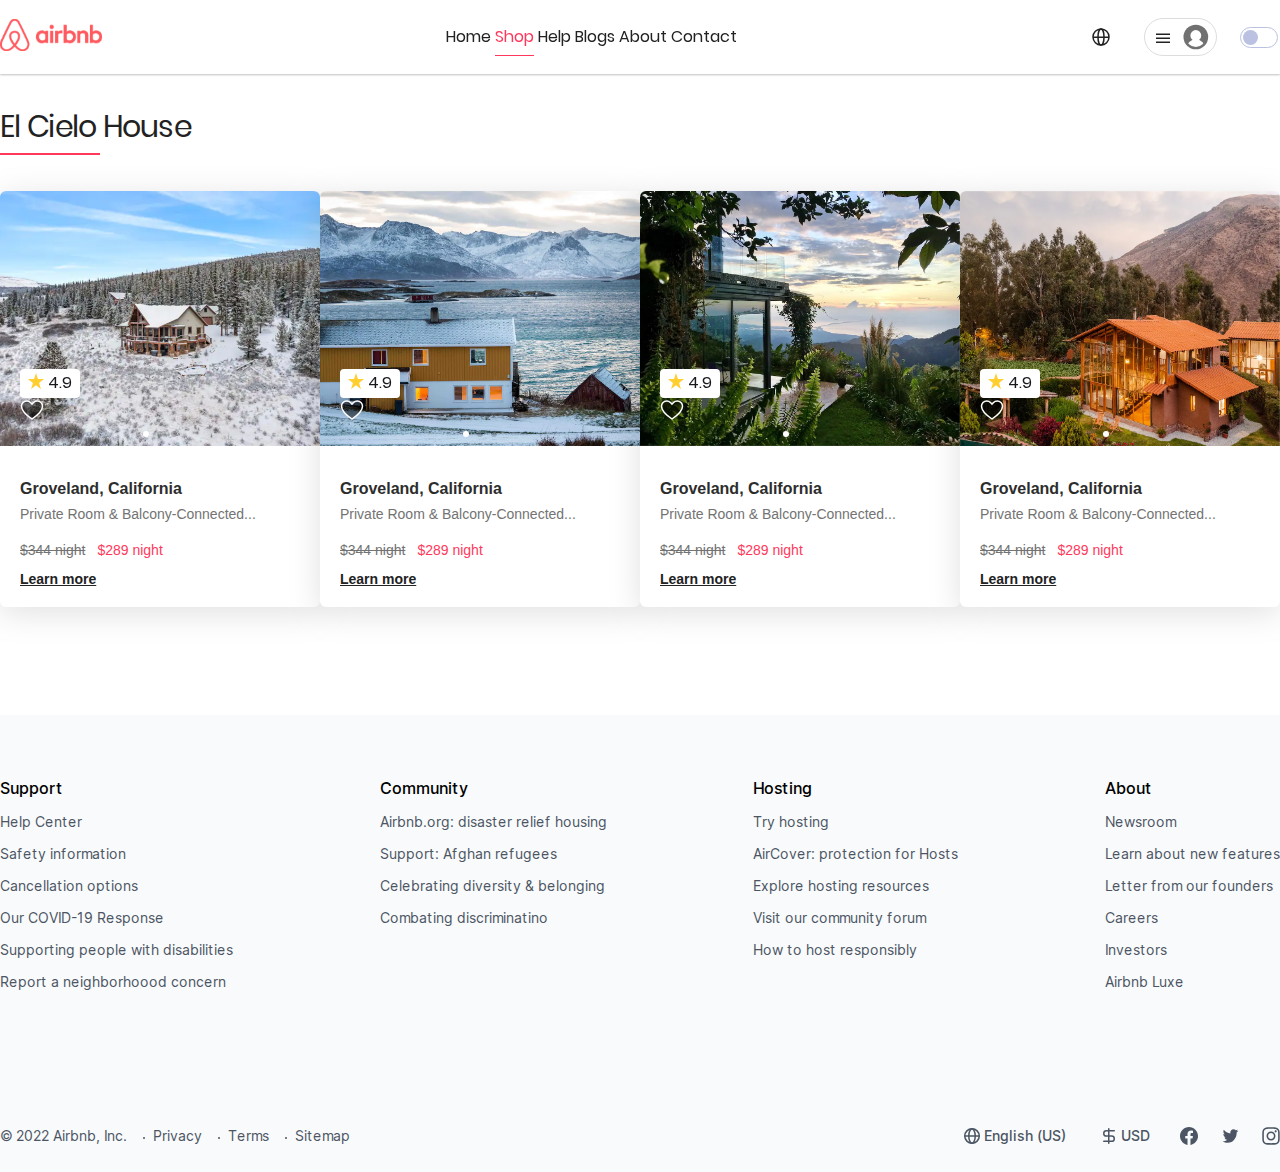
<file: shop.html>
<!DOCTYPE html>
<html lang="en">

<head>
  <meta charset="UTF-8">
  <meta http-equiv="X-UA-Compatible" content="IE=edge">
  <meta name="viewport" content="width=device-width, initial-scale=1.0">
  <title>Airbnb</title>
  <meta name="color-scheme" content="light dark">
  <meta name="theme-color" media="(prefers-color-scheme: light)">
  <meta name="theme-color" media="(prefers-color-scheme: dark)">

  <script>
    // https://doka.guide/js/match-media/
    if (matchMedia('(prefers-color-scheme: dark)').media === 'not all') {
      document.documentElement.style.display = 'none';
      document.head.insertAdjacentHTML(
        'beforeend',
        '<link rel="stylesheet" href="styles/light.css" onload="document.documentElement.style.display=\'\'">'
      );
    }
  </script>

  <link rel="stylesheet" href="css/light.css" media="(prefers-color-scheme: light)">
  <link rel="stylesheet" href="css/dark.css" media="(prefers-color-scheme: dark)">
  <link rel="stylesheet" href="css/style.css">
</head>

<body>
  <header class="header">
    <div class="container">

      <div class="flex">
        <a class="header-logo" href="#">
          <img src="images/header/logo.svg" alt="logo">
        </a>

        <nav class="header-nav">
          <a class="nav-link" href="index.html">Home</a>
          <a class="nav-link ml-36px active" href="#">Shop</a>
          <a class="nav-link ml-36px" href="help.html">Help</a>
          <a class="nav-link ml-36px" href="#">Blogs</a>
          <a class="nav-link ml-36px" href="#">About</a>
          <a class="nav-link ml-36px" href="#">Contact</a>
        </nav>

        <div class="header-icons flex">
          <button class="language">
            <svg width="18" height="18" viewBox="0 0 18 18" fill="none" xmlns="http://www.w3.org/2000/svg">
              <circle cx="9" cy="9" r="8" stroke="#222222" stroke-width="1.5" />
              <ellipse cx="9" cy="9" rx="3" ry="8" stroke="#222222" stroke-width="1.5" />
              <line x1="1" y1="9.25" x2="17" y2="9.25" stroke="#222222" stroke-width="1.5" />
            </svg>
          </button>

          <div class="dropdown">
            <button class="dropdown__button">
              <div class="icon">
                <svg width="14" height="10" viewBox="0 0 14 10" fill="none" xmlns="http://www.w3.org/2000/svg">
                  <line x1="6.55671e-08" y1="1.25" x2="14" y2="1.25" stroke="#222222" stroke-width="1.5" />
                  <line x1="6.55671e-08" y1="5.25" x2="14" y2="5.25" stroke="#222222" stroke-width="1.5" />
                  <line x1="6.55671e-08" y1="9.25" x2="14" y2="9.25" stroke="#222222" stroke-width="1.5" />
                </svg>
              </div>
              <div class="avatar">
                <svg width="28" height="28" viewBox="0 0 32 34" fill="none" xmlns="http://www.w3.org/2000/svg">
                  <circle cx="17" cy="17" r="15" fill="#717171" />
                  <mask id="mask0_351_652" style="mask-type:alpha" maskUnits="userSpaceOnUse" x="4" y="4" width="26"
                    height="26">
                    <circle cx="17" cy="17" r="12.1875" fill="#737373" />
                  </mask>
                  <g mask="url(#mask0_351_652)">
                    <circle cx="17" cy="15.125" r="6.5625" fill="white" />
                    <circle cx="17" cy="31.0625" r="11.25" fill="white" />
                  </g>
                </svg>
              </div>
            </button>
            <ul class="dropdown__menu">
              <a href="#" class="dropdown__menu-item">
                <li>Sign up</li>
              </a>
              <a href="#" class="dropdown__menu-item">
                <li>Log in</li>
              </a>
              <div class="menu-item__line"></div>
              <a href="#" class="dropdown__menu-item">
                <li>Airbnb your home</li>
              </a>
              <a href="help.html" class="dropdown__menu-item">
                <li>Help</li>
              </a>
            </ul>
          </div>

          <fieldset class="switcher">
            <input type="checkbox" class="switch">
            <label for="s2"></label>
          </fieldset>
        </div>
      </div>

    </div>
  </header>

  <!-- Модалка -->
  <dialog class="modal" id="modal">
    <button class="button close-button">
      <svg viewBox="0 0 32 32" xmlns="http://www.w3.org/2000/svg" aria-hidden="true" role="presentation"
        focusable="false"
        style="display: block; fill: none; height: 16px; width: 16px; stroke: currentcolor; stroke-width: 3; overflow: visible;">
        <path d="m6 6 20 20"></path>
        <path d="m26 6-20 20"></path>
      </svg>
    </button>
    <div class="tabs">
      <nav class="tabs__list">
        <button class="tabs__btn tabs__btn--active" data-tabs-path="language">Language</button>
        <button class="tabs__btn" data-tabs-path="currency">Currency</button>
      </nav>

      <div class="tabs__content tabs__content--active" data-tabs-target="language">
        <h3 class="tabs__content--title">Choose a language and region</h3>
      </div>

      <div class="tabs__content" data-tabs-target="currency">
        <h3 class="tabs__content--title">Choose a currency</h3>
      </div>
    </div>
  </dialog>

  <main>
    <section class="shop">
      <div class="container">
        <h2 class="title">El Cielo House</h2>
        <div class="flex">
          <div class="shop-card">
            <!-- Slider main container and our classes -->
            <div class="swiper card-image">
              <!-- Additional required wrapper -->
              <div class="swiper-wrapper">
                <!-- Slides -->
                <div class="swiper-slide">
                  <img src="images/shop/airbnb.webp" alt="image">
                </div>
                <div class="swiper-slide">
                  <img src="images/shop/airbnb-3.webp" alt="image">
                </div>
                <div class="swiper-slide">
                  <img src="images/shop/airbnb-4.webp" alt="image">
                </div>
              </div>
              <div class="card-wishlist">
                <div class="wishlist-rating">

                  <div class="rating-img">
                    <svg width="16" height="16" viewBox="0 0 16 16" fill="none" xmlns="http://www.w3.org/2000/svg">
                      <path
                        d="M16 6.12414H9.89333L8 0L6.10667 6.12414H0L4.93333 9.90345L3.06667 16L8 12.2207L12.9333 16L11.04 9.87586L16 6.12414Z"
                        fill="#FFCE31" />
                    </svg>
                  </div>
                  <span class="rating-amount">4.9</span>
                </div>

                <svg class="whishlist-heart" viewBox="0 0 32 32" xmlns="http://www.w3.org/2000/svg">
                  <path
                    d="m16 28c7-4.733 14-10 14-17 0-1.792-.683-3.583-2.05-4.95-1.367-1.366-3.158-2.05-4.95-2.05-1.791 0-3.583.684-4.949 2.05l-2.051 2.051-2.05-2.051c-1.367-1.366-3.158-2.05-4.95-2.05-1.791 0-3.583.684-4.949 2.05-1.367 1.367-2.051 3.158-2.051 4.95 0 7 7 12.267 14 17z">
                  </path>
                </svg>
              </div>

              <div class="swiper-button-prev"></div>
              <div class="swiper-button-next"></div>
              <div class="swiper-pagination"></div>
            </div>

            <div class="shop-card__content">
              <h3 class="card-title">Groveland, California</h3>

              <p class="card-subtitle">Private Room & Balcony-Connected...</p>

              <span class="price-prev">$344 night</span>
              <span class="price-current">$289 night</span>

              <a href="#" target="_blank" class="card-link">Learn more</a>
            </div>
          </div>

          <div class="shop-card">
            <!-- Slider main container and our classes -->
            <div class="swiper card-image">
              <!-- Additional required wrapper -->
              <div class="swiper-wrapper">
                <!-- Slides -->
                <div class="swiper-slide">
                  <img src="images/shop/airbnb-4.webp" alt="image">
                </div>
                <div class="swiper-slide">
                  <img src="images/shop/airbnb-3.webp" alt="image">
                </div>
                <div class="swiper-slide">
                  <img src="images/shop/airbnb-4.webp" alt="image">
                </div>
              </div>

              <div class="card-wishlist">
                <div class="wishlist-rating">

                  <div class="rating-img">
                    <svg width="16" height="16" viewBox="0 0 16 16" fill="none" xmlns="http://www.w3.org/2000/svg">
                      <path
                        d="M16 6.12414H9.89333L8 0L6.10667 6.12414H0L4.93333 9.90345L3.06667 16L8 12.2207L12.9333 16L11.04 9.87586L16 6.12414Z"
                        fill="#FFCE31" />
                    </svg>
                  </div>
                  <span class="rating-amount">4.9</span>
                </div>

                <svg class="whishlist-heart" viewBox="0 0 32 32" xmlns="http://www.w3.org/2000/svg">
                  <path
                    d="m16 28c7-4.733 14-10 14-17 0-1.792-.683-3.583-2.05-4.95-1.367-1.366-3.158-2.05-4.95-2.05-1.791 0-3.583.684-4.949 2.05l-2.051 2.051-2.05-2.051c-1.367-1.366-3.158-2.05-4.95-2.05-1.791 0-3.583.684-4.949 2.05-1.367 1.367-2.051 3.158-2.051 4.95 0 7 7 12.267 14 17z">
                  </path>
                </svg>
              </div>

              <div class="swiper-button-prev"></div>
              <div class="swiper-button-next"></div>
              <div class="swiper-pagination"></div>
            </div>

            <div class="shop-card__content">
              <h3 class="card-title">Groveland, California</h3>

              <p class="card-subtitle">Private Room & Balcony-Connected...</p>

              <span class="price-prev">$344 night</span>
              <span class="price-current">$289 night</span>

              <a href="#" target="_blank" class="card-link">Learn more</a>
            </div>
          </div>

          <div class="shop-card">
            <!-- Slider main container and our classes -->
            <div class="swiper card-image">
              <!-- Additional required wrapper -->
              <div class="swiper-wrapper">
                <!-- Slides -->
                <div class="swiper-slide">
                  <img src="images/shop/airbnb-2.webp" alt="image">
                </div>
                <div class="swiper-slide">
                  <img src="images/shop/airbnb-3.webp" alt="image">
                </div>
                <div class="swiper-slide">
                  <img src="images/shop/airbnb-4.webp" alt="image">
                </div>
              </div>

              <div class="card-wishlist">
                <div class="wishlist-rating">

                  <div class="rating-img">
                    <svg width="16" height="16" viewBox="0 0 16 16" fill="none" xmlns="http://www.w3.org/2000/svg">
                      <path
                        d="M16 6.12414H9.89333L8 0L6.10667 6.12414H0L4.93333 9.90345L3.06667 16L8 12.2207L12.9333 16L11.04 9.87586L16 6.12414Z"
                        fill="#FFCE31" />
                    </svg>
                  </div>
                  <span class="rating-amount">4.9</span>
                </div>

                <svg class="whishlist-heart" viewBox="0 0 32 32" xmlns="http://www.w3.org/2000/svg">
                  <path
                    d="m16 28c7-4.733 14-10 14-17 0-1.792-.683-3.583-2.05-4.95-1.367-1.366-3.158-2.05-4.95-2.05-1.791 0-3.583.684-4.949 2.05l-2.051 2.051-2.05-2.051c-1.367-1.366-3.158-2.05-4.95-2.05-1.791 0-3.583.684-4.949 2.05-1.367 1.367-2.051 3.158-2.051 4.95 0 7 7 12.267 14 17z">
                  </path>
                </svg>
              </div>

              <div class="swiper-button-prev"></div>
              <div class="swiper-button-next"></div>
              <div class="swiper-pagination"></div>
            </div>

            <div class="shop-card__content">
              <h3 class="card-title">Groveland, California</h3>

              <p class="card-subtitle">Private Room & Balcony-Connected...</p>

              <span class="price-prev">$344 night</span>
              <span class="price-current">$289 night</span>

              <a href="#" target="_blank" class="card-link">Learn more</a>
            </div>
          </div>

          <div class="shop-card">
            <!-- Slider main container and our classes -->
            <div class="swiper card-image">
              <!-- Additional required wrapper -->
              <div class="swiper-wrapper">
                <!-- Slides -->
                <div class="swiper-slide">
                  <img src="images/shop/airbnb-3.webp" alt="image">
                </div>
                <div class="swiper-slide">
                  <img src="images/shop/airbnb-3.webp" alt="image">
                </div>
                <div class="swiper-slide">
                  <img src="images/shop/airbnb-4.webp" alt="image">
                </div>
              </div>

              <div class="card-wishlist">
                <div class="wishlist-rating">

                  <div class="rating-img">
                    <svg width="16" height="16" viewBox="0 0 16 16" fill="none" xmlns="http://www.w3.org/2000/svg">
                      <path
                        d="M16 6.12414H9.89333L8 0L6.10667 6.12414H0L4.93333 9.90345L3.06667 16L8 12.2207L12.9333 16L11.04 9.87586L16 6.12414Z"
                        fill="#FFCE31" />
                    </svg>
                  </div>
                  <span class="rating-amount">4.9</span>
                </div>

                <svg class="whishlist-heart" viewBox="0 0 32 32" xmlns="http://www.w3.org/2000/svg">
                  <path
                    d="m16 28c7-4.733 14-10 14-17 0-1.792-.683-3.583-2.05-4.95-1.367-1.366-3.158-2.05-4.95-2.05-1.791 0-3.583.684-4.949 2.05l-2.051 2.051-2.05-2.051c-1.367-1.366-3.158-2.05-4.95-2.05-1.791 0-3.583.684-4.949 2.05-1.367 1.367-2.051 3.158-2.051 4.95 0 7 7 12.267 14 17z">
                  </path>
                </svg>
              </div>

              <div class="swiper-button-prev"></div>
              <div class="swiper-button-next"></div>
              <div class="swiper-pagination"></div>
            </div>

            <div class="shop-card__content">
              <h3 class="card-title">Groveland, California</h3>

              <p class="card-subtitle">Private Room & Balcony-Connected...</p>

              <span class="price-prev">$344 night</span>
              <span class="price-current">$289 night</span>

              <a href="#" target="_blank" class="card-link">Learn more</a>
            </div>
          </div>
        </div>

    </section>
  </main>
  <footer>
    <div class="footer-top">
      <div class="container footer-flex">
        <div class="flex-container">
          <h3 class="title-footer">Support</h3>
          <a class="support" href="#">Help Center</a>
          <a class="support" href="#">Safety information</a>
          <a class="support" href="#">Cancellation options</a>
          <a class="support" href="#">Our COVID-19 Response</a>
          <a class="support" href="#">Supporting people with disabilities</a>
          <a class="support" href="#">Report a neighborhoood concern</a>
        </div>
        <div class="flex-container">
          <h3 class="title-footer">Community</h3>
          <a class="support" href="#">Airbnb.org: disaster relief housing</a>
          <a class="support" href="#">Support: Afghan refugees</a>
          <a class="support" href="#">Celebrating diversity & belonging</a>
          <a class="support" href="#">Combating discriminatino</a>
        </div>
        <div class="flex-container">
          <h3 class="title-footer">Hosting</h3>
          <a class="support" href="#">Try hosting</a>
          <a class="support" href="#">AirCover: protection for Hosts</a>
          <a class="support" href="#">Explore hosting resources</a>
          <a class="support" href="#">Visit our community forum</a>
          <a class="support" href="#">How to host responsibly</a>
        </div>
        <div class="flex-container">
          <h3 class="title-footer">About</h3>
          <a class="support" href="#">Newsroom</a>
          <a class="support" href="#">Learn about new features</a>
          <a class="support" href="#">Letter from our founders</a>
          <a class="support" href="#">Careers</a>
          <a class="support" href="#">Investors</a>
          <a class="support" href="#">Airbnb Luxe</a>
        </div>
      </div>
    </div>

    <div class="footer-bottom">
      <div class="container flex">
        <div class="flex-container-left flex">
          <a class="nav-link-footer" href="#">© 2022 Airbnb, Inc.</a>
          <a class="nav-link-footer" href="#">Privacy</a>
          <a class="nav-link-footer" href="#">Terms</a>
          <a class="nav-link-footer" href="#">Sitemap</a>
        </div>
        <div class="flex-container-right flex">
          <div class="wrapper">
            <a class="globe flex" href="#">
              <img src="images/footer/globe.svg" alt="language">
              English (US)
            </a>
          </div>

          <div class="wrapper">
            <a class="currency social-media flex" href="#">
              <img src="images/footer/icon-dollar.svg" alt="dollar">
              USD
            </a>
          </div>

          <div class="wrapper flex">
            <a class="social-media" href="#">
              <img src="images/footer/facebook_Subtract.svg" alt="facebook">
            </a>
            <a class="social-media" href="#">
              <img src="images/footer/twitter_Vector.svg" alt="twitter">
            </a>
            <a class="social-media" href="#">
              <img src="images/footer/Insta_Vector.svg" alt="instagram">
            </a>
          </div>
        </div>
      </div>
    </div>
  </footer>

  <script src="lib/swiper.js"></script>
  <script src="js/theme-switcher.js"></script>
  <script src="js/shop.js"></script>

</body>

</html>
</file>
<file: css/light.css>
:root {
  --body-color: #ffffff;
  /* общий фон */


  --title-color: #222222;
  /* цвет заголовков */
  --subtitle-color: #42526B;
  /* цвет подзаголовков */

  --nav-link-color: #222222;
  /* цвет ссылок в навигации */

  --accent-color: #FF385C;
  /* основной цвет тем */

  --bg-hover: #F7F7F7;
  /* цвет заголовков в footer */
  --footer-title-color: #000000;
  /* цвет подзаголовков в footer */
  --footer-subtitle-color: #4b5563;
}


/* btn-primary */
.btn-primary {
  --button-bg-color: #FF385C;
  --button-text-color: #ffffff;
}


/* forms */
input[type='text'],
input[type='email'],
input[type='password'],
textarea {
  --input-bg-color: #ffffff;
  --input-border-color: #B0B0B0;
}

/* footer */
.title-footer {
  --footer-title-color: #000000;
}

.Support,
.globe,
.nav-link-footer,
.Ellipse,.language-details,.Social-Media  {
  --footer-subtitle-color: #4b5563;
}
</file>
<file: css/dark.css>
:root {
  --body-color: #292929;
  /* общий фон */

  --title-color: #ffffff;
  /* цвет заголовков */
  --subtitle-color: #B4BBC5;
  /* цвет подзаголовков */

  --nav-link-color: #ffffff;
  /* цвет ссылок в навигации */

  --accent-color: #BB86FC;
  /* основной цвет тем */

  --bg-hover: rgba(255, 255, 255, 0.12);

}


/* btn-primary */
.btn-primary {
  --button-bg-color: #BB86FC;
  --button-text-color: #000000;
}


/* forms */
input[type='text'],
input[type='email'],
input[type='password'],
textarea {
  --input-bg-color: #F6F6F6;
  --input-border-color: #D2D2D2;
}

/* footer */
.title-footer {
  --footer-title-color: #ffffff;
}

.Support,
.globe,
.nav-link-footer,
.Ellipse,.language-details,
.Social-Media {
  --footer-subtitle-color: #B4BBC5;
}
</file>
<file: css/style.css>
@import "../css/fonts.css";
@import "../css/normalize.css";
@import "../lib/swiper.css";
@import "../css/forms.css";
@import "../css/tabs.css";
@import "./shop.css";
@import "./help.css";
@import "./modal.css";


body {
  font-family: "Poppins", Tahoma, Arial, sans-serif;
  color: #18191F;
  position: relative;
  min-height: 100vh;
  /* 100% от просматриваемой области */
  background-color: var(--body-color);
}

.container {
  max-width: 1328px;
  width: 100%;
  margin: 0 auto;
}

h1,
h2,
h3,
p {
  margin: 0;
}

a {
  text-decoration: none;
}

/* header */
.header {
  background-color: var(--body-color);
  padding: 16px 0;
  box-shadow: 0px 1px 2px rgba(0, 0, 0, 0.25);
  min-height: 68px;
  box-sizing: border-box;
  position: fixed;
  top: 0;
  left: 0;
  right: 0;
  width: 100%;
  z-index: 2;
}

.header-icons {
  width: 200px;
}

.nav-link {
  font-weight: 400;
  font-size: 16px;
  line-height: 24px;
  color: var(--nav-link-color);
  position: relative;
}

.nav-link::after {
  display: none;
  content: "";
  width: 100%;
  height: 1px;
  background-color: var(--nav-link-color);
  position: absolute;
  left: 0;
  bottom: -8px;
}

.nav-link:hover.nav-link::after {
  display: inline-block;
}

.active {
  color: var(--accent-color);
}

.active::after {
  display: inline-block;
  content: "";
  width: 100%;
  height: 1px;
  background-color: var(--accent-color);
  position: absolute;
  left: 0;
  bottom: -8px;
}

.language {
  position: relative;
  padding: 0;
  border-radius: 50%;
  background: transparent;
  padding: 12px;
  box-sizing: border-box;
  border: 0;
  cursor: pointer;
}

.language svg circle,
.language svg ellipse,
.language svg line {
  stroke: var(--nav-link-color);
}

.language::before {
  bottom: 0;
  content: '';
  position: absolute;
  top: 0;
  z-index: -1;
  border-radius: 22px;
  left: -3px;
  right: -3px;
}

.language:hover::before {
  background-color: #F7F7F7;
}

.language svg {
  vertical-align: middle;
}

/* выпадающее меню */
.dropdown {
  position: relative;
  display: inline-flex;
}

.dropdown__button {
  display: inline-flex;
  align-items: center;
  justify-content: space-between;
  min-width: 73px;
  outline: none;
  cursor: pointer;
  background-color: transparent;
  padding: 4px 7px;
  box-sizing: border-box;
  border: 1px solid #ddd;
  border-radius: 29px;
}

.icon {
  margin-left: 4px;
}

.icon svg line {
  stroke: var(--nav-link-color);
}

.icon svg,
.avatar svg {
  vertical-align: middle;
}

.dropdown__menu {
  display: none;
  position: absolute;
  right: 0;
  top: 48px;
  list-style-type: none;
  padding: 8px 0;
  margin: 0;
  background: #FFFFFF;
  box-shadow: 0px 4px 18px rgba(0, 0, 0, 0.17);
  border-radius: 16px;
  z-index: 1;
  min-width: 243px;
  overflow: hidden;
  /* при наведении у item есть скругления */
}

.dropdown-show {
  display: inline-block;
}

.dropdown__menu-item {
  display: flex;
  align-items: center;
  padding: 13px 24px;
  box-sizing: border-box;
  font-style: normal;
  font-weight: 400;
  font-size: 14px;
  line-height: 17px;
  color: #222222;
  cursor: pointer;
  white-space: nowrap;
}

.menu-item__line {
  background: #dddddd;
  margin: 8px 0;
  height: 1px;
}

.dropdown__menu-item:hover {
  background-color: #F7F7F7;
}

/* main */

main {
  padding-top: 74px;
  padding-bottom: 68px;
}

.title {
  font-style: normal;
  font-weight: 500;
  font-size: 30px;
  letter-spacing: -0.8px;
  color: var(--title-color);
  margin-bottom: 46px;
  position: relative;
}

.title::after {
  content: "";
  width: 100px;
  height: 2px;
  display: inline-block;
  background-color: var(--accent-color);
  position: absolute;
  left: 0;
  bottom: -10px;
}


/* card in modal tabs (currency and region) */
.modal-card {
  padding: 8px;
  border-radius: 8px;
  border: 1px solid transparent;
  display: inline-block;
  width: 25%;
  margin-right: -4px;
  box-sizing: border-box;
  cursor: pointer;
  margin-bottom: 12px;
}

.modal-card:hover {
  background-color: rgb(247, 247, 247);
}

.modal-card h3 {
  font-weight: 400;
  font-size: 15px;
  line-height: 24px;
  letter-spacing: 0.15px;
  color: #222222;
}

.modal-card span {
  font-weight: 300;
  font-size: 14px;
  line-height: 20px;
  letter-spacing: 0.25px;
  color: rgb(113, 113, 113);
}



/* main card */
.main-card:hover {
  cursor: pointer;
}

.main-card .card-image {
  position: relative;
}

.main-card .card-image::after {
  content: '';
  opacity: 0;
  position: absolute;
  z-index: 1;
  left: 0;
  right: 0;
  top: 0;
  bottom: 0;
  background-color: black;
  transition-duration: 0s;
  transition-property: opacity;
  transition-timing-function: ease-out;
}

.main-card:hover .card-image::after {
  opacity: .10;
}

.main-card .card-image img {
  vertical-align: middle;
}

.main-card .card-wishlist {
  position: absolute;
  z-index: 2;
  bottom: 24px;
  padding: 0 15px;
  box-sizing: border-box;
}

.main-card .wishlist-rating {
  background: #FFFFFF;
  border-radius: 4px;
  padding: 4px 8px;
  display: inline-block;
  vertical-align: middle;
  margin-right: 123px;
}

.main-card .rating-img {
  display: inline-block;
  vertical-align: middle;
}

.main-card .whishlist-heart {
  display: inline-block;
  vertical-align: middle;
  fill: rgba(0, 0, 0, 0.5);
  height: 24px;
  width: 24px;
  stroke: #FFFFFF;
  stroke-width: 2;
}

.main-card .heart-active {
  fill: var(--accent-color);
}

.main-card .card-title {
  font-family: "Poppins-Semibolt", sans-serif;
  font-weight: 600px;
  margin-top: 16px;
  text-transform: none;
  color: #2D2D2D;
}

.main-card .card-subtitle {
  font-family: "Poppins-Regular", Tahoma, Verdana, sans-serif;
  font-weight: 400px;
  margin-top: 4px;
  text-transform: capitalize;
  color: #737373;
}

.main-card .price-prev {
  text-decoration: line-through;
  color: #737373;
  font-family: "Poppins-SemiBold", sans-serif;
  font-weight: 600px;
  margin-top: 16px;
  margin-right: 8px;
  display: inline-block;
}

.main-card .price-current {
  font-family: "Poppins-SemiBold", sans-serif;
  font-weight: 600px;
  margin-top: 16px;
  color: var(--accent-color);
  display: inline-block;
}

.main-card .card-button {
  font-family: "Poppins-SemiBolt", sans-serif;
  font-weight: 500;
  margin-top: 24px;
  padding: 8px 80px;
  color: #FFFFFF;
  border-radius: 8px;
  background: #2D2D2D;
  white-space: nowrap;
  border: 1px solid #2d2d2d;
  cursor: pointer;
}

.main-card .card-button:hover {
  background-color: transparent;
  border-color: #2D2D2D;
  color: #2D2D2D;
}

.main-card .card-button:focus {
  box-shadow: rgba(0, 0, 0, 0.24) 0px 3px 8px;
}


/* main slider */

.slider {
  padding-top: 24px;
  padding-bottom: 84px;
}

.swiper-scrollbar-drag {
  --swiper-scrollbar-drag-bg-color: var(--title-color);
}

/* main card */
.main-card {
  width: 240px;
  display: inline-block;
  vertical-align: middle;
  margin-bottom: 40px;
}

.main-card:hover {
  cursor: pointer;
}

.main-card .card-image {
  position: relative;
}

.main-card .card-image::after {
  content: '';
  opacity: 0;
  position: absolute;
  z-index: 1;
  left: 0;
  right: 0;
  top: 0;
  bottom: 0;
  background-color: black;
  transition-duration: 0s;
  transition-property: opacity;
  transition-timing-function: ease-out;
}

.main-card:hover .card-image::after {
  opacity: .10;
}

.main-card .card-image img {
  vertical-align: middle;
}

.main-card .card-wishlist {
  position: absolute;
  z-index: 2;
  bottom: 24px;
  padding: 0 15px;
  box-sizing: border-box;
}

.main-card .wishlist-rating {
  background: #FFFFFF;
  border-radius: 4px;
  padding: 4px 8px;
  display: inline-block;
  vertical-align: middle;
  margin-right: 123px;
}

.main-card .rating-img {
  display: inline-block;
  vertical-align: middle;
}

.main-card .whishlist-heart {
  display: inline-block;
  vertical-align: middle;
  fill: rgba(0, 0, 0, 0.5);
  height: 24px;
  width: 24px;
  stroke: #FFFFFF;
  stroke-width: 2;
}

.main-card .heart-active {
  fill: var(--accent-color);
}

.main-card .card-title {
  font-family: "Poppins-Semibolt", sans-serif;
  font-weight: 600px;
  margin-top: 16px;
  text-transform: none;
  color: var(--title-color);
}

.main-card .card-subtitle {
  font-family: "Poppins-Regular", Tahoma, Verdana, sans-serif;
  font-weight: 400px;
  margin-top: 4px;
  text-transform: capitalize;
  color: var(--subtitle-color);
}

.main-card .price-prev {
  text-decoration: line-through;
  color: var(--subtitle-color);
  font-family: "Poppins-SemiBold", sans-serif;
  font-weight: 600px;
  margin-top: 16px;
  margin-right: 8px;
  display: inline-block;
}

.main-card .price-current {
  font-family: "Poppins-SemiBold", sans-serif;
  font-weight: 600;
  margin-top: 16px;
  color: var(--accent-color);
  display: inline-block;
}

/* section help */
.help-card {
  width: 320px;
  display: inline-block;
  vertical-align: middle;
  margin-bottom: 40px;
  background: #FFFFFF;
  border-radius: 12px;
}

.help-card:hover {
  cursor: pointer;
}

.mr-9 {
  margin-right: 9px;
}

.help-card__image {
  position: relative;
  overflow: hidden;
  border-radius: 12px;
}

.help-card__image img {
  vertical-align: middle;
  max-width: 100%;
  min-height: 255px;
  object-fit: cover;
}

.help-card__image::after {
  content: '';
  opacity: 0;
  position: absolute;
  z-index: 1;
  top: 0;
  left: 0;
  right: 0;
  bottom: 0;
  background-color: black;
  transition-duration: 0s;
  transition-property: opacity;
  transition-timing-function: ease-out;
}

.help-card:hover .help-card__image::after {
  opacity: .10;
}

.help-card__title {
  font-family: "Poppins-Semibolt", sans-serif;
  font-weight: 600;
  font-size: 18px;
  margin-top: 24px;
  text-transform: none;
  color: #2D2D2D;
}

/* footer */

.footer {
  padding: 22px 0;
  background-color: var(--body-color);
  position: absolute;
  bottom: 0;
  left: 0;
  right: 0;
  width: 100%;
}

.footer-rights {
  font-weight: 400;
  font-size: 16px;
  line-height: 24px;
  color: var(--title-color);
}

/* footer */
footer {
  background-color: #F9FAFB;
  padding: 64px 0 24px 0;
}


.footer-bottom {
  margin-top: 48px;
}


.flex-container {
  display: inline-flex;
  flex-direction: column;
}

.title-footer {
  font-family: 'Inter', 'Font Awesome', sans-serif;
  font-weight: 500;
  font-size: 16px;
  padding-bottom: 16px;
  color: var(--footer-title-color);
}


.support {
  font-family: 'Inter', 'Font Awesome', sans-serif;
  font-weight: 400;
  font-size: 14px;
  margin-bottom: 16px;
  color: var(--footer-subtitle-color);
}

.support:hover {
  text-decoration: underline;
}
.flex-container-left {
  width: 350px;
  font-family: 'Inter', 'Font Awesome', sans-serif;
  font-weight: 400;
  font-size: 14px;
}

.nav-link-footer {
  color: var(--footer-subtitle-color);
}

.language-details,
.social-media,
.currency {
  color: var(--footer-subtitle-color);
}

.nav-link-footer::before {
  content: '';
  width: 2px;
  height: 2px;
  border-radius: 50%;
  background-color: #4B5563;
  display: inline-block;
  vertical-align: middle;
  margin-right: 8px;
}

.nav-link-footer:first-child::before {
  display: none;
}

.nav-link-footer:hover {
  text-decoration: underline;
}

.nav-link-footer:first-child:hover {
  text-decoration: none;
}


.social-media {
  display: inline-flex;
  min-height: 24px;
}

.flex-container-right {
  width: 320px;
  font-family: 'Inter', 'Font Awesome', sans-serif;
  font-weight: 500;
  font-size: 14px;
}

.currency:hover {
  text-decoration: underline;
}

.globe {
 color: #4b5563;
}

.globe:hover {
  text-decoration: underline;
}

.wrapper:last-child {
  width: 100px;
}

.footer-bottom {
  padding-top: 70px;
}
 
/* атомарные классы */
.mt-24px {
  margin-top: 24px;
}

.mb-24px {
  margin-bottom: 24px;
}

/* .ml-36px {
  margin-left: 36px;
} */

.flex {
  display: flex;
  justify-content: space-between;
  align-items: center;
  flex-wrap: wrap;
}

.flex-column {
  display: flex;
  flex-direction: column;
}

.footer-flex {
  display: flex;
  justify-content: space-between;
  align-items: flex-start;
  flex-wrap: wrap;
}
</file>
